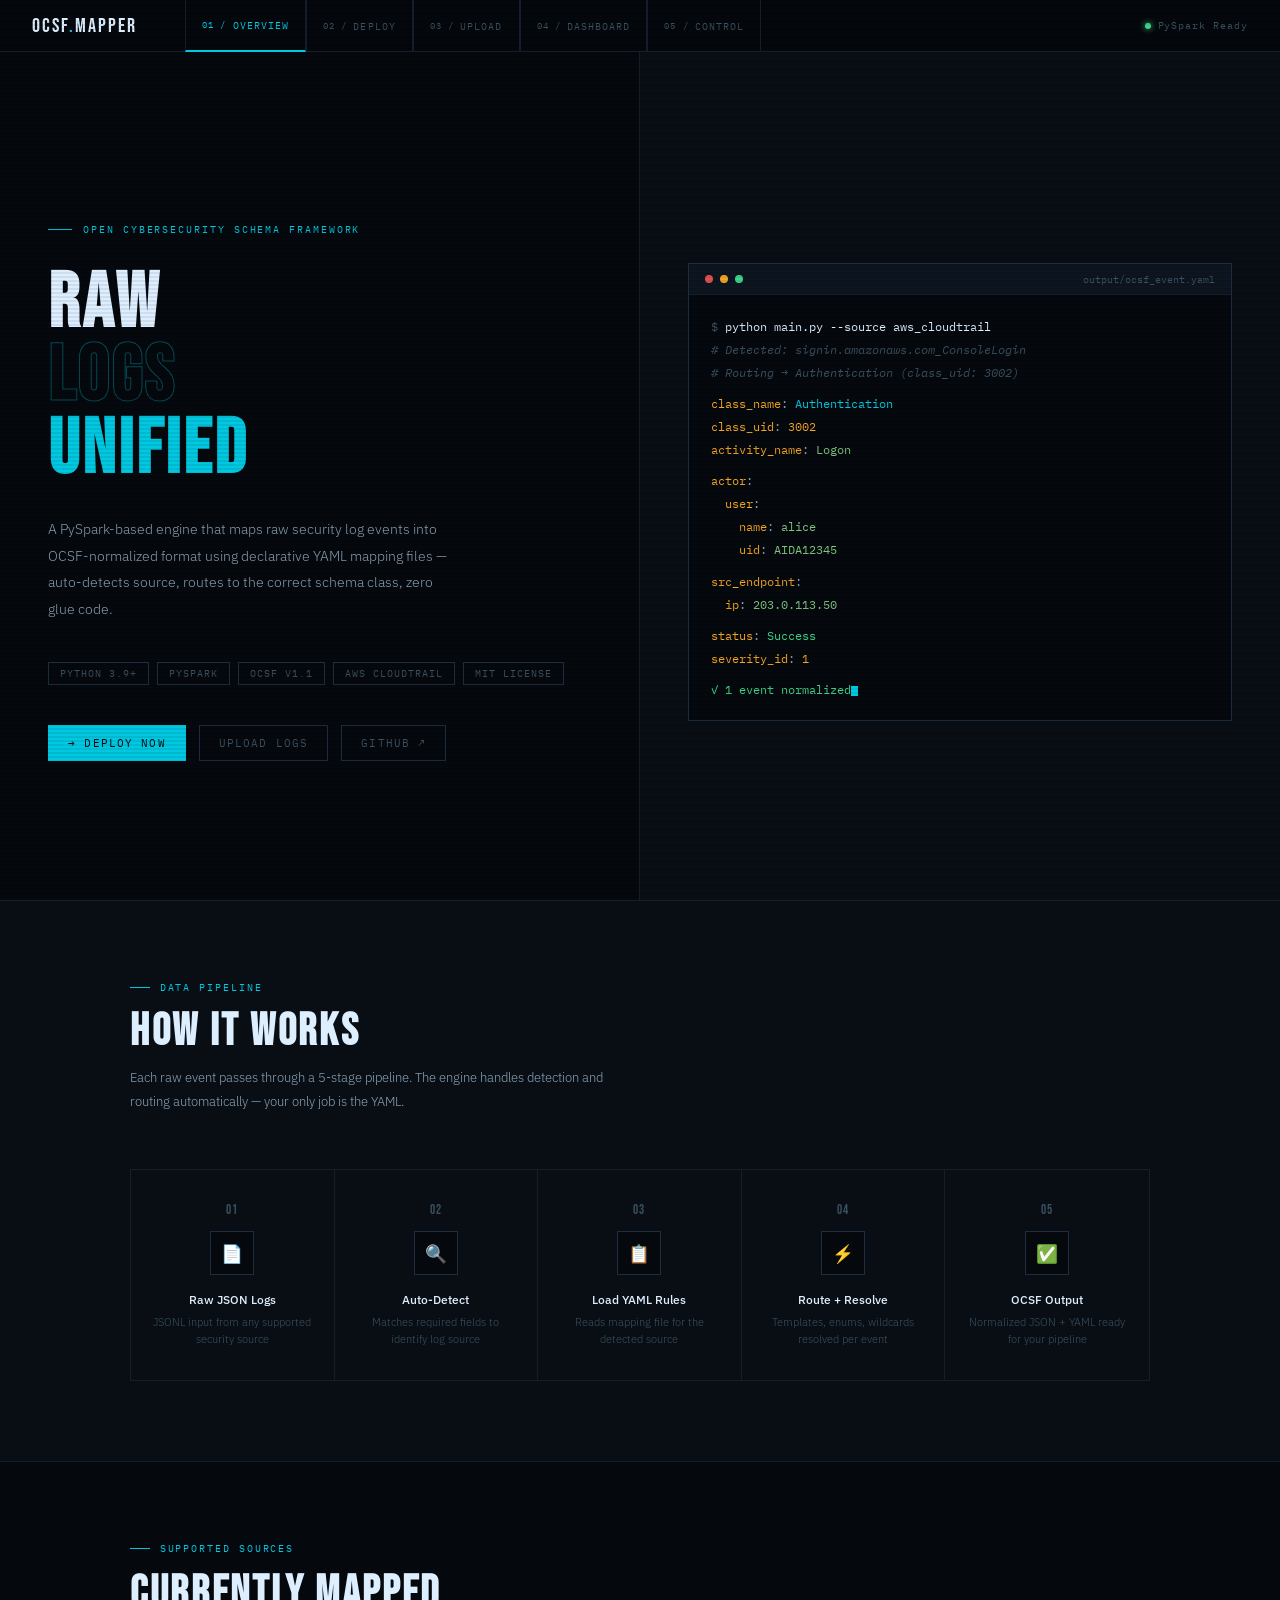
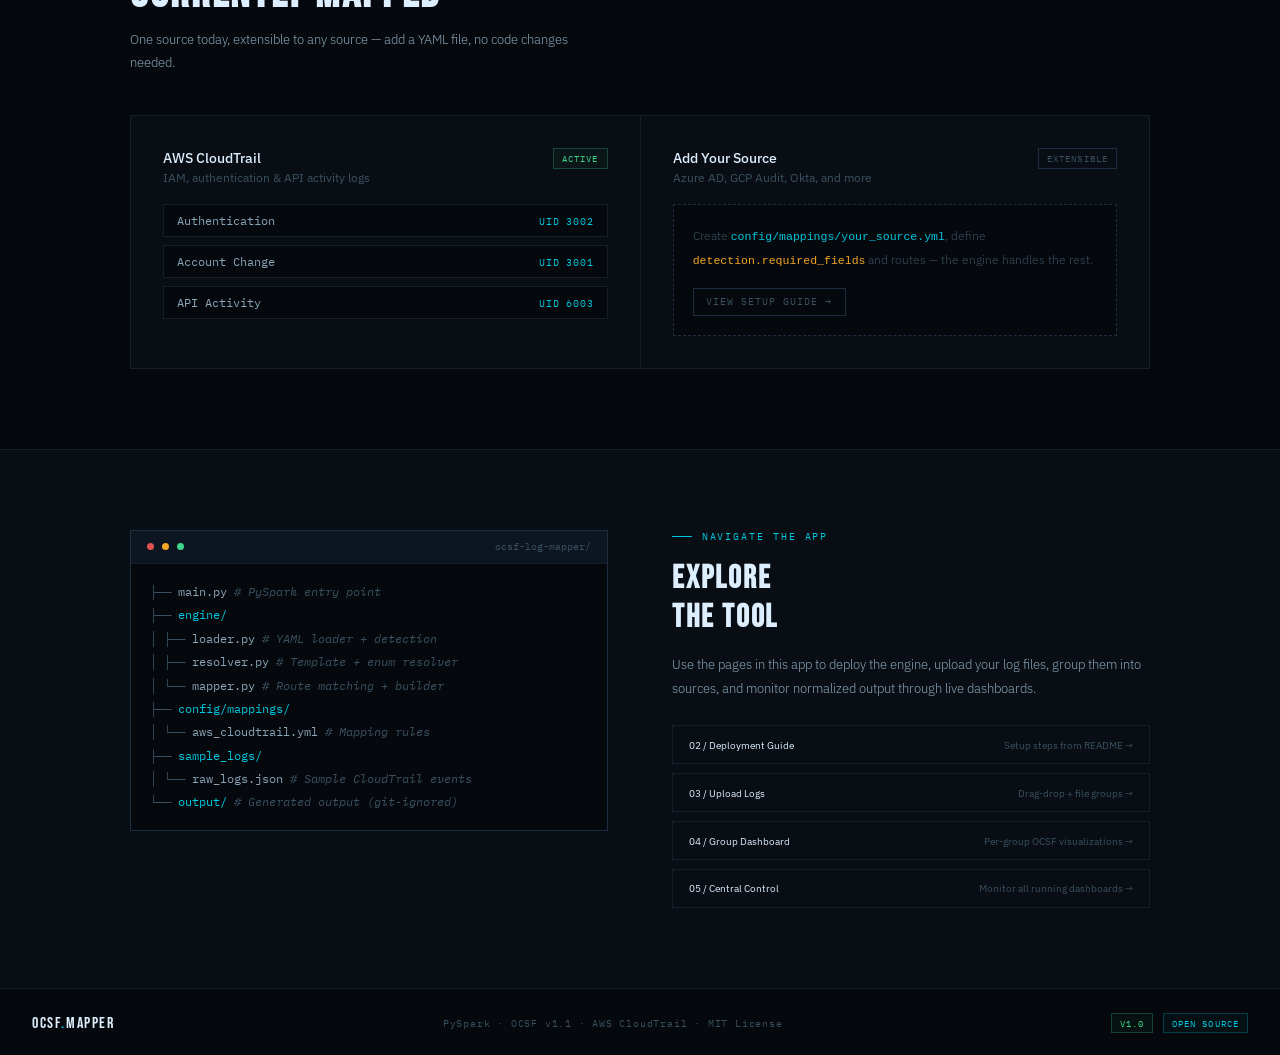
<file: index.html>
<!DOCTYPE html>
<html lang="en">
<head>
<meta charset="UTF-8">
<meta name="viewport" content="width=device-width, initial-scale=1.0">
<title>OCSF Log Mapper</title>
<link rel="stylesheet" href="shared.css">
<style>

/* ── HERO ── */
.hero {
  display: grid;
  grid-template-columns: 1fr 1fr;
  min-height: calc(100vh - 52px);
}
.hero-left {
  padding: 6rem 3rem 4rem;
  border-right: 1px solid var(--border);
  display: flex; flex-direction: column; justify-content: center;
}
.hero-right {
  padding: 6rem 3rem 4rem;
  background: var(--surface);
  display: flex; flex-direction: column; justify-content: center;
}

.eyebrow {
  display: flex; align-items: center; gap: 0.7rem;
  margin-bottom: 2rem;
  animation: fadeUp 0.5s ease both;
}
.eyebrow-line { width: 24px; height: 1px; background: var(--cyan); }
.eyebrow-text { font-size: 0.6rem; letter-spacing: 0.2em; text-transform: uppercase; color: var(--cyan); }

.hero-title {
  font-family: var(--display);
  font-size: clamp(3.5rem, 6vw, 6rem);
  line-height: 0.95; letter-spacing: 0.04em;
  color: var(--bright); margin-bottom: 1.8rem;
  animation: fadeUp 0.5s 0.1s ease both;
}
.hero-title .outline {
  color: transparent;
  -webkit-text-stroke: 1px rgba(0,200,224,0.35);
  display: block;
}
.hero-title .accent { color: var(--cyan); display: block; }

.hero-desc {
  font-family: var(--sans); font-size: 0.875rem;
  font-weight: 300; line-height: 1.9;
  color: var(--text); max-width: 400px; margin-bottom: 2.5rem;
  animation: fadeUp 0.5s 0.2s ease both;
}
.hero-ctas {
  display: flex; gap: 0.8rem; flex-wrap: wrap;
  animation: fadeUp 0.5s 0.3s ease both;
}

/* pill badges */
.hero-badges {
  display: flex; flex-wrap: wrap; gap: 0.5rem;
  margin-bottom: 2.5rem;
  animation: fadeUp 0.5s 0.25s ease both;
}
.badge {
  font-size: 0.6rem; letter-spacing: 0.1em; text-transform: uppercase;
  padding: 0.25rem 0.7rem;
  border: 1px solid var(--border2); color: var(--dim);
}

/* terminal on right */
.terminal {
  border: 1px solid var(--border2); background: var(--bg);
  animation: fadeUp 0.5s 0.35s ease both;
}
.term-bar {
  padding: 0.55rem 1rem; border-bottom: 1px solid var(--border);
  background: var(--surface2);
  display: flex; align-items: center; gap: 0.45rem;
}
.term-dot { width: 8px; height: 8px; border-radius: 50%; }
.term-dot:nth-child(1) { background: #e05252; }
.term-dot:nth-child(2) { background: #f5a623; }
.term-dot:nth-child(3) { background: #3dd68c; }
.term-file { margin-left: auto; font-size: 0.6rem; color: var(--dim); }
.term-body { padding: 1.2rem 1.4rem; font-size: 0.74rem; line-height: 1.95; }
.t-p  { color: var(--dim); }
.t-c  { color: var(--bright); }
.t-k  { color: var(--amber); }
.t-v  { color: var(--cyan); }
.t-s  { color: #7ec87e; }
.t-n  { color: var(--amber); }
.t-cm { color: var(--dim); font-style: italic; }
.t-ok { color: var(--green); }
.t-sp { display: block; height: 0.5rem; }
.cursor {
  display: inline-block; width: 7px; height: 0.85em;
  background: var(--cyan); vertical-align: middle;
  animation: blink 1s step-end infinite;
}
@keyframes blink { 50% { opacity: 0; } }

/* ── DATA FLOW ── */
.flow-section {
  border-top: 1px solid var(--border);
  padding: 5rem 0;
  background: var(--surface);
}
.flow-inner {
  max-width: 1100px; margin: 0 auto; padding: 0 2.5rem;
}
.flow-title {
  font-family: var(--display);
  font-size: clamp(2rem, 3.5vw, 3rem);
  letter-spacing: 0.06em; color: var(--bright);
  margin-bottom: 0.5rem;
}
.flow-sub {
  font-family: var(--sans); font-size: 0.82rem; font-weight: 300;
  color: var(--text); margin-bottom: 3.5rem; max-width: 500px; line-height: 1.8;
}

.flow-track {
  display: grid;
  grid-template-columns: repeat(5, 1fr) ;
  gap: 0;
  border: 1px solid var(--border);
  position: relative;
}

/* connector line */
.flow-track::before {
  content: '';
  position: absolute;
  top: 50%; left: 5%;
  width: 90%; height: 1px;
  background: linear-gradient(90deg,
    transparent,
    var(--border2) 10%,
    var(--border2) 90%,
    transparent
  );
  z-index: 0;
}

.flow-node {
  padding: 2rem 1.2rem;
  border-right: 1px solid var(--border);
  text-align: center;
  position: relative; z-index: 1;
  transition: background 0.25s;
  background: var(--surface);
  cursor: default;
}
.flow-node:last-child { border-right: none; }
.flow-node:hover { background: rgba(0,200,224,0.04); }
.flow-node:hover .fn-icon { border-color: var(--cyan); color: var(--cyan); }

.fn-num {
  font-family: var(--display); font-size: 0.8rem;
  letter-spacing: 0.1em; color: var(--dim);
  margin-bottom: 0.8rem;
}
.fn-icon {
  width: 44px; height: 44px; margin: 0 auto 1rem;
  border: 1px solid var(--border2);
  display: flex; align-items: center; justify-content: center;
  font-size: 1.1rem; color: var(--text);
  transition: border-color 0.2s, color 0.2s;
  background: var(--bg);
}
.fn-label {
  font-family: var(--sans); font-size: 0.78rem; font-weight: 500;
  color: var(--bright); margin-bottom: 0.4rem;
}
.fn-desc {
  font-family: var(--sans); font-size: 0.68rem; font-weight: 300;
  color: var(--dim); line-height: 1.6;
}

/* arrow between nodes */
.flow-arrow {
  display: flex; align-items: center; justify-content: center;
  font-size: 0.8rem; color: var(--dim);
  padding: 2rem 0;
  border-right: 1px solid var(--border);
  background: var(--surface);
}

/* ── WHAT IT MAPS ── */
.sources-section {
  border-top: 1px solid var(--border);
  padding: 5rem 0;
}
.sources-inner {
  max-width: 1100px; margin: 0 auto; padding: 0 2.5rem;
}
.sources-grid {
  display: grid;
  grid-template-columns: 1fr 1fr;
  gap: 1px; background: var(--border);
  border: 1px solid var(--border);
  margin-top: 2.5rem;
}
.source-card {
  background: var(--surface);
  padding: 2rem;
  transition: background 0.2s;
}
.source-card:hover { background: var(--surface2); }
.sc-header {
  display: flex; align-items: flex-start; justify-content: space-between;
  margin-bottom: 1.2rem;
}
.sc-source {
  font-family: var(--sans); font-size: 0.9rem; font-weight: 500;
  color: var(--bright);
}
.sc-classes {
  display: flex; flex-direction: column; gap: 0.5rem;
  margin-top: 0.8rem;
}
.sc-class {
  display: flex; align-items: center; justify-content: space-between;
  padding: 0.5rem 0.8rem;
  border: 1px solid var(--border);
  background: var(--bg);
  font-size: 0.72rem;
}
.sc-class-name { color: var(--text); }
.sc-class-uid  { color: var(--cyan); font-size: 0.65rem; letter-spacing: 0.08em; }

/* ── PROJECT STRUCTURE ── */
.struct-section {
  border-top: 1px solid var(--border);
  padding: 5rem 0;
  background: var(--surface);
}
.struct-inner {
  max-width: 1100px; margin: 0 auto; padding: 0 2.5rem;
  display: grid; grid-template-columns: 1fr 1fr; gap: 4rem; align-items: start;
}
.tree {
  border: 1px solid var(--border2);
  background: var(--bg);
}
.tree-header {
  padding: 0.6rem 1rem; border-bottom: 1px solid var(--border);
  background: var(--surface2);
  display: flex; align-items: center; gap: 0.5rem;
}
.tree-dot { width: 7px; height: 7px; border-radius: 50%; }
.tree-dot:nth-child(1){background:#e05252;}
.tree-dot:nth-child(2){background:#f5a623;}
.tree-dot:nth-child(3){background:#3dd68c;}
.tree-filename { margin-left: auto; font-size: 0.6rem; color: var(--dim); }
.tree-body { padding: 1rem 1.2rem; font-size: 0.73rem; line-height: 2; }
.tr-dir  { color: var(--cyan); }
.tr-file { color: var(--text); }
.tr-note { color: var(--dim); font-style: italic; }
.tr-i    { color: var(--dim); }

.struct-right h3 {
  font-family: var(--display); font-size: 2rem;
  letter-spacing: 0.06em; color: var(--bright); margin-bottom: 1rem;
}
.struct-right p {
  font-family: var(--sans); font-size: 0.82rem; font-weight: 300;
  color: var(--text); line-height: 1.85; margin-bottom: 1.5rem;
}
.struct-links { display: flex; flex-direction: column; gap: 0.6rem; }
.struct-link {
  display: flex; align-items: center; justify-content: space-between;
  padding: 0.7rem 1rem;
  border: 1px solid var(--border);
  font-family: var(--sans); font-size: 0.8rem;
  color: var(--text); text-decoration: none;
  transition: border-color 0.2s, color 0.2s;
}
.struct-link:hover { border-color: var(--cyan); color: var(--cyan); }
.struct-link span { font-size: 0.65rem; color: var(--dim); }
.struct-link:hover span { color: var(--cyan); }

/* ── FOOTER ── */
footer {
  border-top: 1px solid var(--border);
  padding: 1.5rem 2rem;
  display: flex; align-items: center; justify-content: space-between;
  flex-wrap: wrap; gap: 1rem;
  max-width: 100%;
}
.footer-brand {
  font-family: var(--display); font-size: 1rem;
  letter-spacing: 0.1em; color: var(--bright);
}
.footer-brand em { color: var(--cyan); font-style: normal; }
.footer-meta {
  font-size: 0.62rem; letter-spacing: 0.08em; color: var(--dim);
}
.footer-badges { display: flex; gap: 0.6rem; }

@media (max-width: 900px) {
  .hero { grid-template-columns: 1fr; min-height: auto; }
  .hero-left { padding-top: 4rem; }
  .hero-right { border-top: 1px solid var(--border); }
  .flow-track { grid-template-columns: 1fr 1fr; }
  .sources-grid { grid-template-columns: 1fr; }
  .struct-inner { grid-template-columns: 1fr; }
}
</style>
</head>
<body>

<!-- NAV -->
<nav class="nav">
  <div class="nav-inner">
    <a href="index.html" class="nav-logo">OCSF<em>.</em>MAPPER</a>
    <ul class="nav-links">
      <li><a href="index.html" class="active"><span class="nav-num">01 /</span> Overview</a></li>
      <li><a href="deploy.html"><span class="nav-num">02 /</span> Deploy</a></li>
      <li><a href="upload.html"><span class="nav-num">03 /</span> Upload</a></li>
      <li><a href="dashboard.html"><span class="nav-num">04 /</span> Dashboard</a></li>
      <li><a href="control.html"><span class="nav-num">05 /</span> Control</a></li>
    </ul>
    <div class="nav-right">
      <div class="nav-status"><span class="dot"></span>PySpark Ready</div>
    </div>
  </div>
</nav>

<!-- HERO -->
<div class="page">
<section class="hero">
  <div class="hero-left">
    <div class="eyebrow">
      <span class="eyebrow-line"></span>
      <span class="eyebrow-text">Open Cybersecurity Schema Framework</span>
    </div>

    <h1 class="hero-title">
      RAW
      <span class="outline">LOGS</span>
      <span class="accent">UNIFIED</span>
    </h1>

    <p class="hero-desc">
      A PySpark-based engine that maps raw security log events into
      OCSF-normalized format using declarative YAML mapping files —
      auto-detects source, routes to the correct schema class, zero glue code.
    </p>

    <div class="hero-badges">
      <span class="badge">Python 3.9+</span>
      <span class="badge">PySpark</span>
      <span class="badge">OCSF v1.1</span>
      <span class="badge">AWS CloudTrail</span>
      <span class="badge">MIT License</span>
    </div>

    <div class="hero-ctas">
      <a href="deploy.html" class="btn btn-primary">→ Deploy Now</a>
      <a href="upload.html" class="btn btn-ghost">Upload Logs</a>
      <a href="https://github.com" target="_blank" class="btn btn-ghost">GitHub ↗</a>
    </div>
  </div>

  <div class="hero-right">
    <div class="terminal">
      <div class="term-bar">
        <span class="term-dot"></span><span class="term-dot"></span><span class="term-dot"></span>
        <span class="term-file">output/ocsf_event.yaml</span>
      </div>
      <div class="term-body">
        <div><span class="t-p">$&nbsp;</span><span class="t-c">python main.py --source aws_cloudtrail</span></div>
        <div><span class="t-cm"># Detected: signin.amazonaws.com_ConsoleLogin</span></div>
        <div><span class="t-cm"># Routing  → Authentication (class_uid: 3002)</span></div>
        <span class="t-sp"></span>
        <div><span class="t-k">class_name</span><span>:    </span><span class="t-v">Authentication</span></div>
        <div><span class="t-k">class_uid</span><span>:     </span><span class="t-n">3002</span></div>
        <div><span class="t-k">activity_name</span><span>: </span><span class="t-s">Logon</span></div>
        <span class="t-sp"></span>
        <div><span class="t-k">actor</span><span>:</span></div>
        <div><span>&nbsp;&nbsp;</span><span class="t-k">user</span><span>:</span></div>
        <div><span>&nbsp;&nbsp;&nbsp;&nbsp;</span><span class="t-k">name</span><span>: </span><span class="t-s">alice</span></div>
        <div><span>&nbsp;&nbsp;&nbsp;&nbsp;</span><span class="t-k">uid</span><span>:  </span><span class="t-s">AIDA12345</span></div>
        <span class="t-sp"></span>
        <div><span class="t-k">src_endpoint</span><span>:</span></div>
        <div><span>&nbsp;&nbsp;</span><span class="t-k">ip</span><span>: </span><span class="t-s">203.0.113.50</span></div>
        <span class="t-sp"></span>
        <div><span class="t-k">status</span><span>:       </span><span class="t-ok">Success</span></div>
        <div><span class="t-k">severity_id</span><span>:  </span><span class="t-n">1</span></div>
        <span class="t-sp"></span>
        <div><span class="t-ok">✓ 1 event normalized</span><span class="cursor"></span></div>
      </div>
    </div>
  </div>
</section>

<!-- DATA FLOW -->
<section class="flow-section">
  <div class="flow-inner reveal">
    <div class="section-label">Data Pipeline</div>
    <h2 class="flow-title">HOW IT WORKS</h2>
    <p class="flow-sub">Each raw event passes through a 5-stage pipeline. The engine handles detection and routing automatically — your only job is the YAML.</p>

    <div class="flow-track">
      <div class="flow-node">
        <div class="fn-num">01</div>
        <div class="fn-icon">📄</div>
        <div class="fn-label">Raw JSON Logs</div>
        <div class="fn-desc">JSONL input from any supported security source</div>
      </div>
      <div class="flow-node">
        <div class="fn-num">02</div>
        <div class="fn-icon">🔍</div>
        <div class="fn-label">Auto-Detect</div>
        <div class="fn-desc">Matches required fields to identify log source</div>
      </div>
      <div class="flow-node">
        <div class="fn-num">03</div>
        <div class="fn-icon">📋</div>
        <div class="fn-label">Load YAML Rules</div>
        <div class="fn-desc">Reads mapping file for the detected source</div>
      </div>
      <div class="flow-node">
        <div class="fn-num">04</div>
        <div class="fn-icon">⚡</div>
        <div class="fn-label">Route + Resolve</div>
        <div class="fn-desc">Templates, enums, wildcards resolved per event</div>
      </div>
      <div class="flow-node">
        <div class="fn-num">05</div>
        <div class="fn-icon">✅</div>
        <div class="fn-label">OCSF Output</div>
        <div class="fn-desc">Normalized JSON + YAML ready for your pipeline</div>
      </div>
    </div>
  </div>
</section>

<!-- WHAT IT MAPS -->
<section class="sources-section">
  <div class="sources-inner reveal">
    <div class="section-label">Supported Sources</div>
    <h2 style="font-family:var(--display);font-size:clamp(2rem,3.5vw,3rem);letter-spacing:0.06em;color:var(--bright);margin-bottom:0.5rem;">CURRENTLY MAPPED</h2>
    <p style="font-family:var(--sans);font-size:0.82rem;font-weight:300;color:var(--text);margin-bottom:0;max-width:480px;line-height:1.8;">
      One source today, extensible to any source — add a YAML file, no code changes needed.
    </p>

    <div class="sources-grid">
      <div class="source-card">
        <div class="sc-header">
          <div>
            <div class="sc-source">AWS CloudTrail</div>
            <div style="font-family:var(--sans);font-size:0.72rem;color:var(--dim);margin-top:0.2rem;">IAM, authentication & API activity logs</div>
          </div>
          <span class="tag tag-green">Active</span>
        </div>
        <div class="sc-classes">
          <div class="sc-class"><span class="sc-class-name">Authentication</span><span class="sc-class-uid">UID 3002</span></div>
          <div class="sc-class"><span class="sc-class-name">Account Change</span><span class="sc-class-uid">UID 3001</span></div>
          <div class="sc-class"><span class="sc-class-name">API Activity</span><span class="sc-class-uid">UID 6003</span></div>
        </div>
      </div>
      <div class="source-card">
        <div class="sc-header">
          <div>
            <div class="sc-source">Add Your Source</div>
            <div style="font-family:var(--sans);font-size:0.72rem;color:var(--dim);margin-top:0.2rem;">Azure AD, GCP Audit, Okta, and more</div>
          </div>
          <span class="tag tag-dim">Extensible</span>
        </div>
        <div style="margin-top:0.8rem;padding:1.2rem;border:1px dashed var(--border2);background:var(--bg);">
          <div style="font-family:var(--sans);font-size:0.78rem;font-weight:300;color:var(--dim);line-height:1.8;">
            Create <code style="color:var(--cyan);font-size:0.72rem">config/mappings/your_source.yml</code>,
            define <code style="color:var(--amber);font-size:0.72rem">detection.required_fields</code>
            and routes — the engine handles the rest.
          </div>
          <div style="margin-top:1rem;">
            <a href="deploy.html" class="btn btn-ghost btn-sm">View Setup Guide →</a>
          </div>
        </div>
      </div>
    </div>
  </div>
</section>

<!-- PROJECT STRUCTURE -->
<section class="struct-section">
  <div class="struct-inner reveal">
    <div class="tree">
      <div class="tree-header">
        <span class="tree-dot"></span><span class="tree-dot"></span><span class="tree-dot"></span>
        <span class="tree-filename">ocsf-log-mapper/</span>
      </div>
      <div class="tree-body">
        <div><span class="tr-i">├── </span><span class="tr-file">main.py</span><span class="tr-note">  # PySpark entry point</span></div>
        <div><span class="tr-i">├── </span><span class="tr-dir">engine/</span></div>
        <div><span class="tr-i">│   ├── </span><span class="tr-file">loader.py</span><span class="tr-note">  # YAML loader + detection</span></div>
        <div><span class="tr-i">│   ├── </span><span class="tr-file">resolver.py</span><span class="tr-note">  # Template + enum resolver</span></div>
        <div><span class="tr-i">│   └── </span><span class="tr-file">mapper.py</span><span class="tr-note">  # Route matching + builder</span></div>
        <div><span class="tr-i">├── </span><span class="tr-dir">config/mappings/</span></div>
        <div><span class="tr-i">│   └── </span><span class="tr-file">aws_cloudtrail.yml</span><span class="tr-note">  # Mapping rules</span></div>
        <div><span class="tr-i">├── </span><span class="tr-dir">sample_logs/</span></div>
        <div><span class="tr-i">│   └── </span><span class="tr-file">raw_logs.json</span><span class="tr-note">  # Sample CloudTrail events</span></div>
        <div><span class="tr-i">└── </span><span class="tr-dir">output/</span><span class="tr-note">  # Generated output (git-ignored)</span></div>
      </div>
    </div>

    <div class="struct-right">
      <div class="section-label" style="margin-bottom:1rem;">Navigate the App</div>
      <h3>EXPLORE<br>THE TOOL</h3>
      <p>Use the pages in this app to deploy the engine, upload your log files, group them into sources, and monitor normalized output through live dashboards.</p>

      <div class="struct-links">
        <a href="deploy.html" class="struct-link">
          <span style="color:var(--bright);">02 / Deployment Guide</span>
          <span>Setup steps from README →</span>
        </a>
        <a href="upload.html" class="struct-link">
          <span style="color:var(--bright);">03 / Upload Logs</span>
          <span>Drag-drop + file groups →</span>
        </a>
        <a href="dashboard.html" class="struct-link">
          <span style="color:var(--bright);">04 / Group Dashboard</span>
          <span>Per-group OCSF visualizations →</span>
        </a>
        <a href="control.html" class="struct-link">
          <span style="color:var(--bright);">05 / Central Control</span>
          <span>Monitor all running dashboards →</span>
        </a>
      </div>
    </div>
  </div>
</section>

<footer>
  <div class="footer-brand">OCSF<em>.</em>MAPPER</div>
  <div class="footer-meta">PySpark · OCSF v1.1 · AWS CloudTrail · MIT License</div>
  <div class="footer-badges">
    <span class="tag tag-green">v1.0</span>
    <span class="tag tag-cyan">Open Source</span>
  </div>
</footer>

</div><!-- .page -->

<script>
  const io = new IntersectionObserver(entries => {
    entries.forEach((e, i) => {
      if (e.isIntersecting) {
        setTimeout(() => e.target.classList.add('on'), i * 60);
        io.unobserve(e.target);
      }
    });
  }, { threshold: 0.1 });
  document.querySelectorAll('.reveal').forEach(el => io.observe(el));
</script>
</body>
</html>
</file>
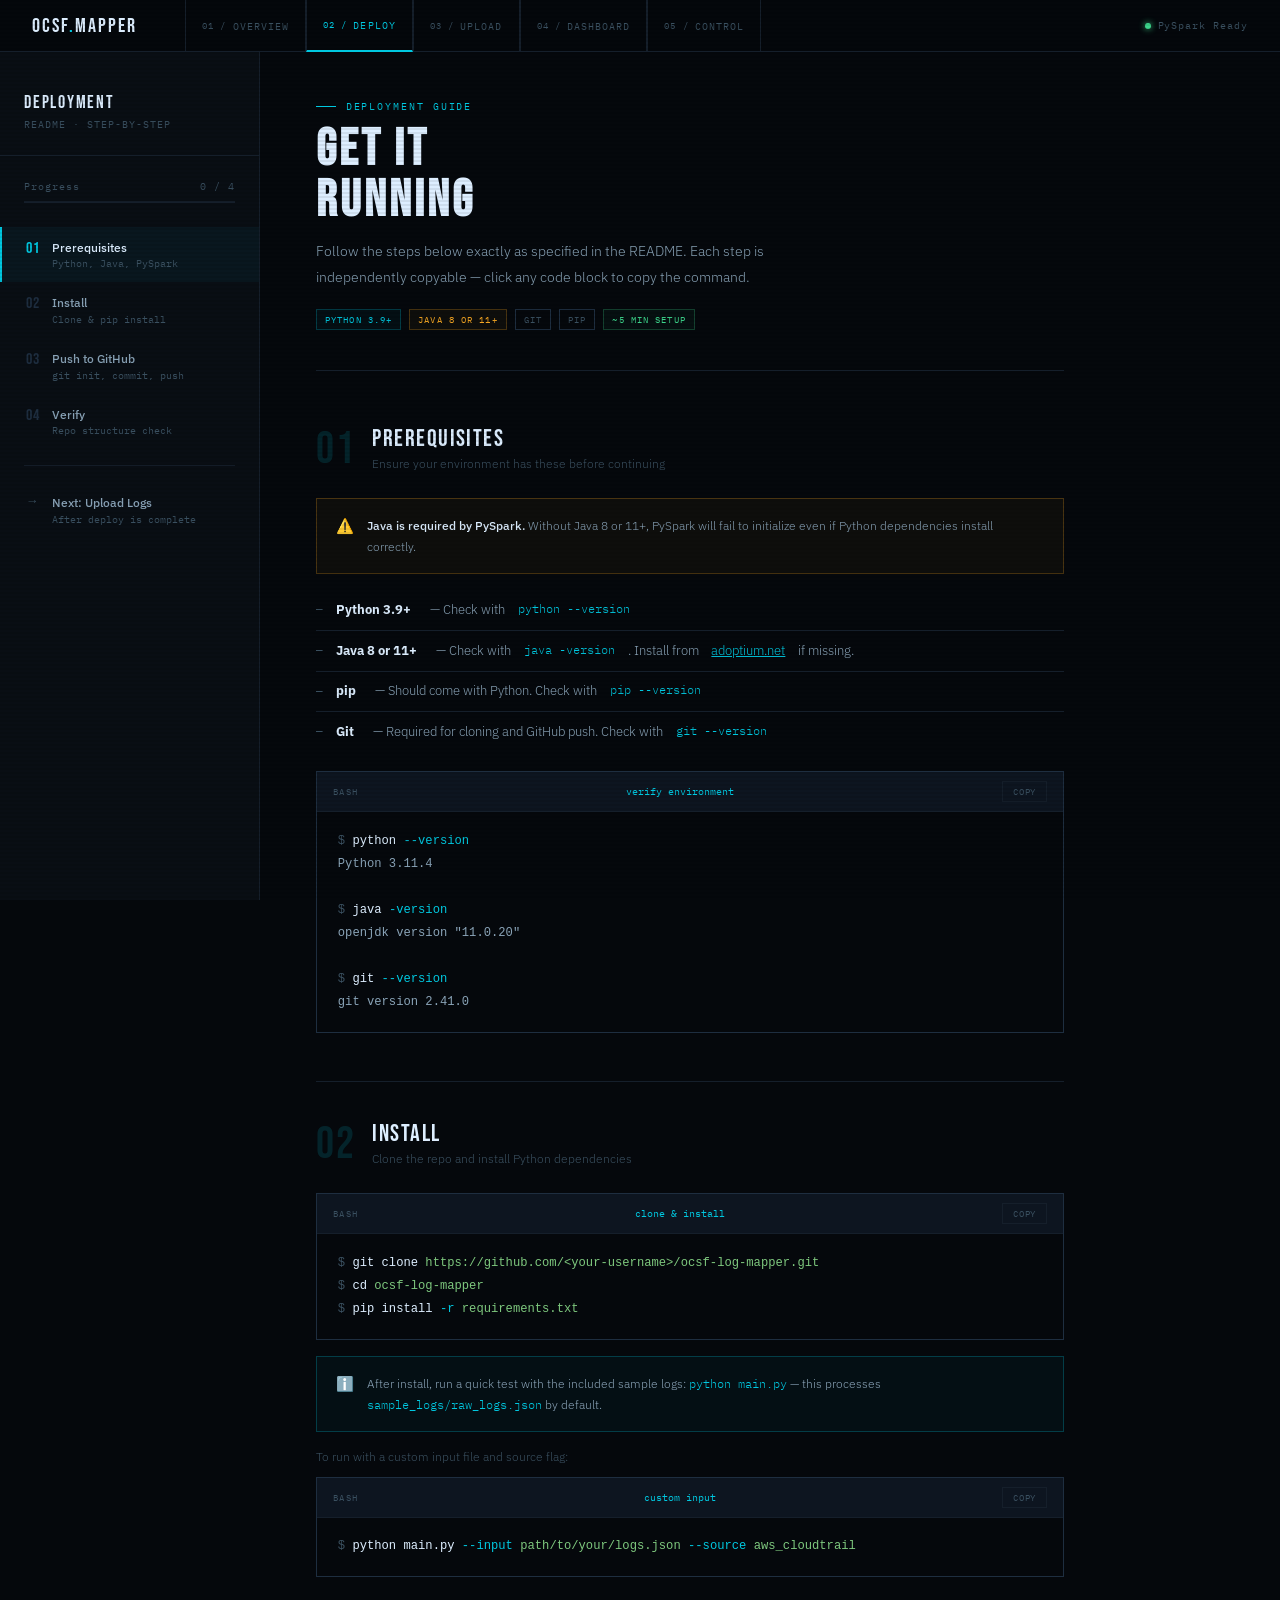
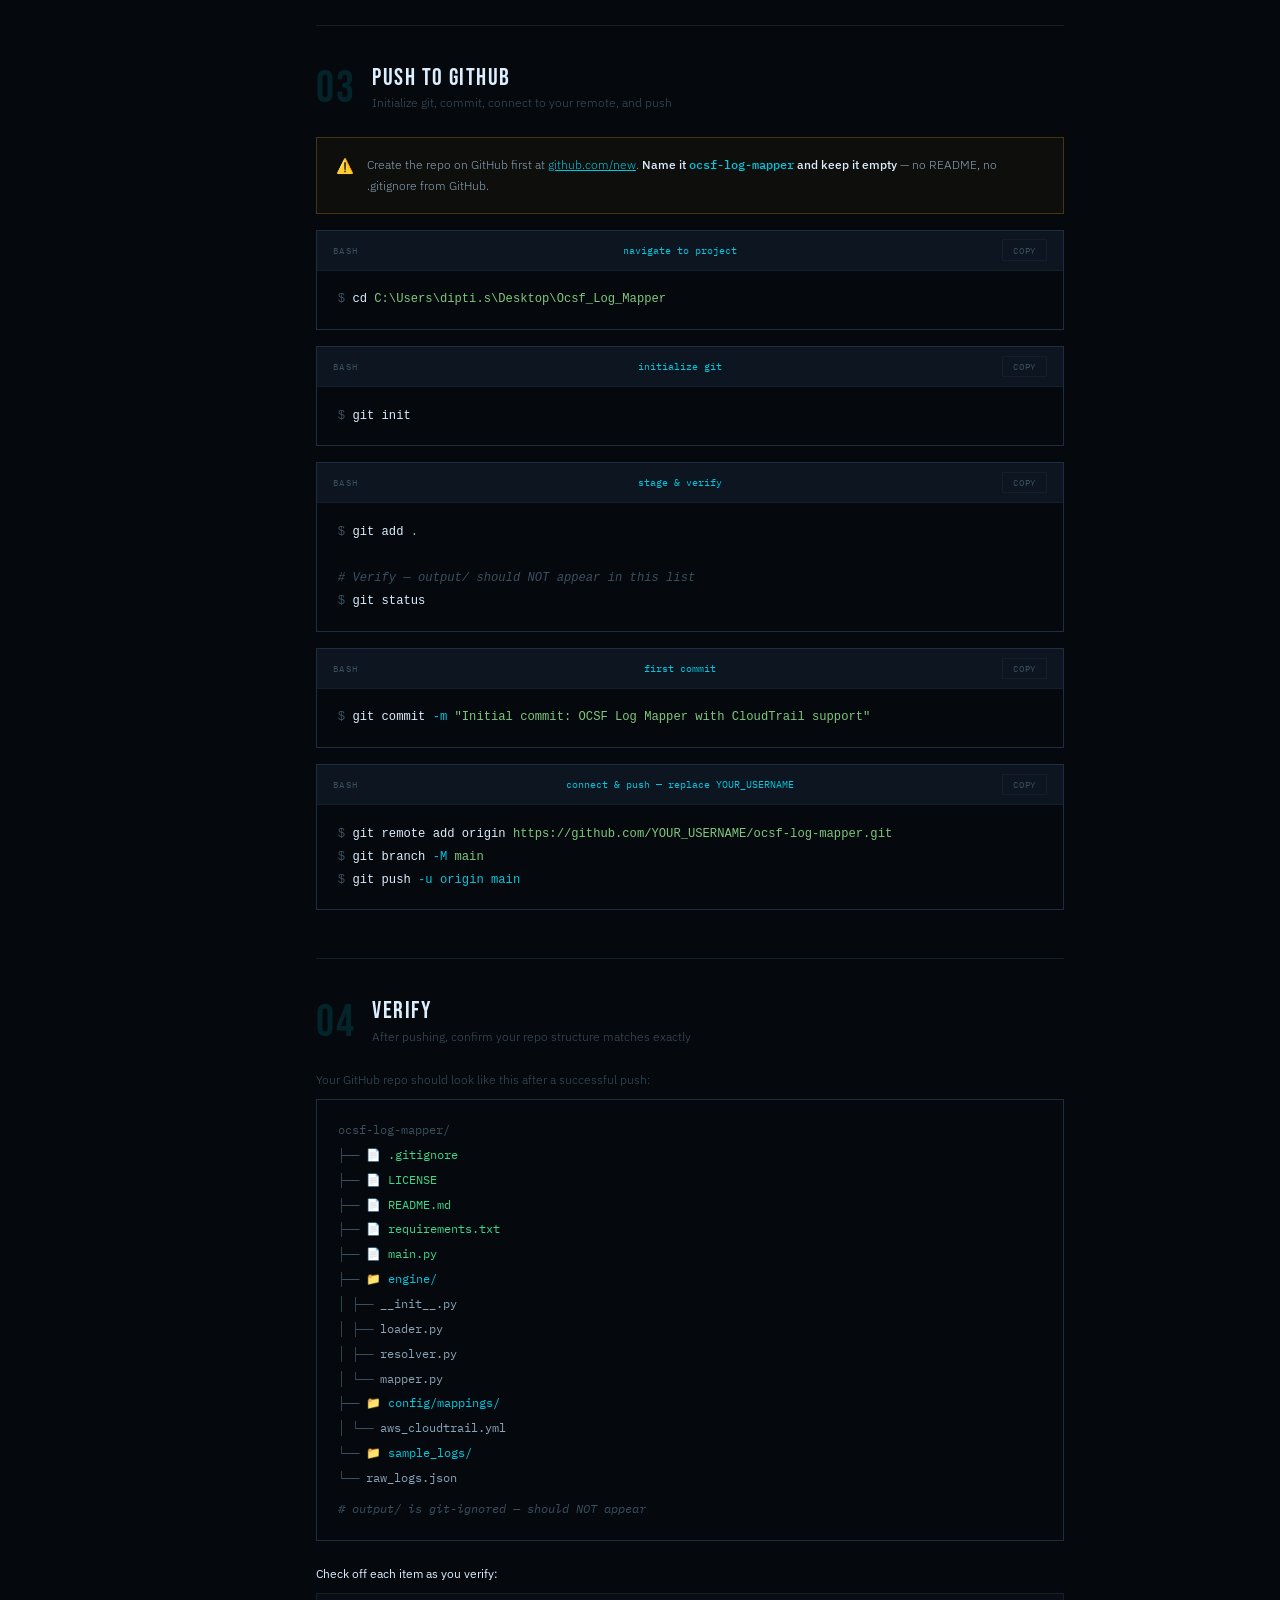
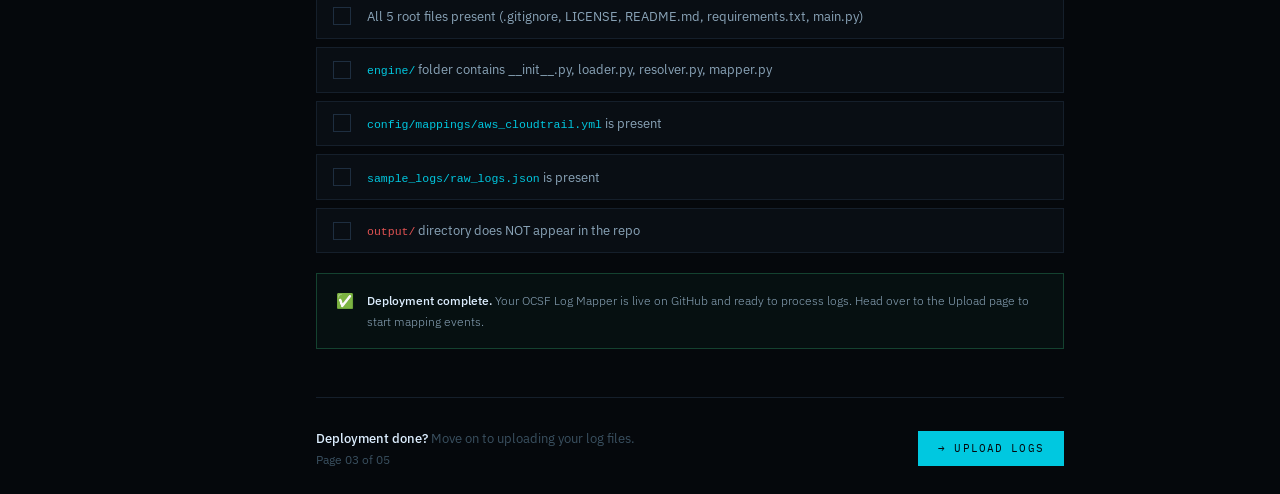
<file: deploy.html>
<!DOCTYPE html>
<html lang="en">
<head>
<meta charset="UTF-8">
<meta name="viewport" content="width=device-width, initial-scale=1.0">
<title>Deploy — OCSF Log Mapper</title>
<link rel="stylesheet" href="shared.css">
<style>

.deploy-layout {
  display: grid;
  grid-template-columns: 260px 1fr;
  min-height: calc(100vh - 52px);
}

/* ── SIDEBAR ── */
.sidebar {
  border-right: 1px solid var(--border);
  background: var(--surface);
  padding: 2.5rem 0;
  position: sticky;
  top: 52px;
  height: calc(100vh - 52px);
  overflow-y: auto;
}
.sidebar-header {
  padding: 0 1.5rem 1.5rem;
  border-bottom: 1px solid var(--border);
  margin-bottom: 1.5rem;
}
.sidebar-title {
  font-family: var(--display);
  font-size: 1.1rem; letter-spacing: 0.1em;
  color: var(--bright); margin-bottom: 0.3rem;
}
.sidebar-sub {
  font-size: 0.62rem; letter-spacing: 0.1em;
  text-transform: uppercase; color: var(--dim);
}
.sidebar-steps { list-style: none; }
.sidebar-step {
  display: flex; align-items: flex-start; gap: 0.8rem;
  padding: 0.75rem 1.5rem;
  cursor: pointer;
  transition: background 0.2s;
  border-left: 2px solid transparent;
  text-decoration: none;
}
.sidebar-step:hover { background: var(--cyan-dim); }
.sidebar-step.active {
  border-left-color: var(--cyan);
  background: rgba(0,200,224,0.05);
}
.ss-num {
  font-family: var(--display); font-size: 1rem;
  color: var(--border2); letter-spacing: 0.05em;
  flex-shrink: 0; line-height: 1.2;
  transition: color 0.2s;
}
.sidebar-step.active .ss-num,
.sidebar-step:hover .ss-num { color: var(--cyan); }
.ss-info {}
.ss-title {
  font-family: var(--sans); font-size: 0.78rem; font-weight: 500;
  color: var(--text); line-height: 1.3;
  transition: color 0.2s;
}
.sidebar-step.active .ss-title,
.sidebar-step:hover .ss-title { color: var(--bright); }
.ss-sub { font-size: 0.62rem; color: var(--dim); margin-top: 0.15rem; }

.sidebar-step.done .ss-num { color: var(--green); }
.sidebar-step.done .ss-title { color: var(--dim); }
.done-check {
  margin-left: auto; flex-shrink: 0;
  font-size: 0.7rem; color: var(--green);
}

.sidebar-divider {
  height: 1px; background: var(--border);
  margin: 1rem 1.5rem;
}

/* ── MAIN CONTENT ── */
.deploy-main {
  padding: 3rem 3.5rem;
  max-width: 860px;
}

.page-hero {
  margin-bottom: 3.5rem;
  padding-bottom: 2.5rem;
  border-bottom: 1px solid var(--border);
}
.page-hero h1 {
  font-family: var(--display);
  font-size: clamp(2.5rem, 4vw, 3.8rem);
  letter-spacing: 0.06em; color: var(--bright);
  line-height: 1; margin-bottom: 0.8rem;
}
.page-hero p {
  font-family: var(--sans); font-size: 0.875rem;
  font-weight: 300; color: var(--text);
  line-height: 1.8; max-width: 520px;
}
.prereq-pills {
  display: flex; flex-wrap: wrap; gap: 0.5rem;
  margin-top: 1.2rem;
}

/* ── STEP BLOCKS ── */
.step-block {
  margin-bottom: 3rem;
  scroll-margin-top: 80px;
}
.step-header {
  display: flex; align-items: center; gap: 1rem;
  margin-bottom: 1.5rem;
}
.step-num-big {
  font-family: var(--display); font-size: 2.8rem;
  color: rgba(0,200,224,0.15); letter-spacing: 0.05em;
  line-height: 1; flex-shrink: 0;
}
.step-header-text {}
.step-title {
  font-family: var(--display); font-size: 1.5rem;
  letter-spacing: 0.06em; color: var(--bright);
  line-height: 1;
}
.step-desc {
  font-family: var(--sans); font-size: 0.78rem;
  font-weight: 300; color: var(--dim);
  margin-top: 0.2rem; line-height: 1.6;
}

/* code block */
.code-block {
  border: 1px solid var(--border2);
  background: var(--bg);
  margin-bottom: 1rem;
}
.cb-header {
  padding: 0.55rem 1rem;
  border-bottom: 1px solid var(--border);
  background: var(--surface2);
  display: flex; align-items: center; justify-content: space-between;
}
.cb-lang {
  font-size: 0.58rem; letter-spacing: 0.14em;
  text-transform: uppercase; color: var(--dim);
}
.cb-filename { font-size: 0.6rem; color: var(--cyan); }
.copy-btn {
  font-family: var(--mono); font-size: 0.58rem;
  letter-spacing: 0.1em; text-transform: uppercase;
  color: var(--dim); background: none; border: 1px solid var(--border);
  padding: 0.2rem 0.6rem; cursor: pointer;
  transition: color 0.2s, border-color 0.2s;
}
.copy-btn:hover { color: var(--cyan); border-color: var(--cyan); }
.copy-btn.copied { color: var(--green); border-color: var(--green); }
.cb-body {
  padding: 1.1rem 1.3rem;
  font-size: 0.76rem; line-height: 1.9;
  overflow-x: auto;
}
.cb-body code { display: block; }

/* syntax colours */
.sh-prompt { color: var(--dim); user-select: none; }
.sh-cmd    { color: var(--bright); }
.sh-flag   { color: var(--cyan); }
.sh-arg    { color: #7ec87e; }
.sh-cmt    { color: var(--dim); font-style: italic; }
.sh-out    { color: var(--text); }
.sh-ok     { color: var(--green); }
.sh-err    { color: var(--red); }
.sh-warn   { color: var(--amber); }
.sh-key    { color: var(--amber); }
.sh-val    { color: var(--cyan); }

/* info / warning boxes */
.info-box {
  padding: 1rem 1.2rem;
  border: 1px solid;
  margin-bottom: 1rem;
  display: flex; gap: 0.8rem; align-items: flex-start;
}
.info-box.note { border-color: rgba(0,200,224,0.25); background: rgba(0,200,224,0.04); }
.info-box.warn { border-color: rgba(245,166,35,0.25); background: rgba(245,166,35,0.04); }
.info-box.ok   { border-color: rgba(61,214,140,0.25); background: rgba(61,214,140,0.04); }
.ib-icon { font-size: 0.9rem; flex-shrink: 0; margin-top: 0.1rem; }
.ib-text {
  font-family: var(--sans); font-size: 0.78rem;
  font-weight: 300; line-height: 1.7;
}
.ib-text strong { font-weight: 500; color: var(--bright); }
.ib-text code { color: var(--cyan); font-family: var(--mono); font-size: 0.73rem; }

/* sub-step list */
.sub-steps { list-style: none; margin-bottom: 1.2rem; }
.sub-steps li {
  display: flex; gap: 0.8rem; align-items: flex-start;
  padding: 0.6rem 0;
  border-bottom: 1px solid var(--border);
  font-family: var(--sans); font-size: 0.8rem; font-weight: 300;
  color: var(--text); line-height: 1.6;
}
.sub-steps li:last-child { border-bottom: none; }
.sub-steps li::before {
  content: '—';
  color: var(--dim); flex-shrink: 0;
  font-family: var(--mono); font-size: 0.7rem;
  margin-top: 0.1rem;
}

/* verify checklist */
.verify-list { list-style: none; }
.verify-item {
  display: flex; align-items: center; gap: 1rem;
  padding: 0.8rem 1rem;
  border: 1px solid var(--border);
  background: var(--surface);
  margin-bottom: 0.5rem;
  cursor: pointer;
  transition: background 0.2s, border-color 0.2s;
  font-family: var(--sans); font-size: 0.8rem; color: var(--text);
  user-select: none;
}
.verify-item:hover { border-color: var(--border2); }
.verify-item.checked {
  border-color: rgba(61,214,140,0.3);
  background: rgba(61,214,140,0.04);
  color: var(--bright);
}
.vi-check {
  width: 18px; height: 18px; flex-shrink: 0;
  border: 1px solid var(--border2);
  display: flex; align-items: center; justify-content: center;
  font-size: 0.65rem; color: transparent;
  transition: all 0.2s;
}
.verify-item.checked .vi-check {
  border-color: var(--green);
  color: var(--green);
  background: rgba(61,214,140,0.1);
}

/* completion bar */
.progress-bar {
  height: 2px; background: var(--border);
  margin-bottom: 2rem; position: relative;
}
.progress-fill {
  height: 100%; background: var(--cyan);
  transition: width 0.4s ease;
  width: 0%;
}
.progress-label {
  font-size: 0.62rem; letter-spacing: 0.1em;
  color: var(--dim); margin-bottom: 0.5rem;
  display: flex; justify-content: space-between;
}

/* step divider */
.step-divider {
  height: 1px; background: var(--border);
  margin: 2.5rem 0;
}

/* file tree */
.file-tree {
  border: 1px solid var(--border2); background: var(--bg);
  padding: 1.1rem 1.3rem;
  font-size: 0.74rem; line-height: 2.1;
}
.ft-dir  { color: var(--cyan); }
.ft-file { color: var(--text); }
.ft-note { color: var(--dim); font-style: italic; }
.ft-new  { color: var(--green); }
.ft-i    { color: var(--dim); }

/* next step CTA */
.next-cta {
  margin-top: 3rem; padding-top: 2rem;
  border-top: 1px solid var(--border);
  display: flex; align-items: center; justify-content: space-between;
  flex-wrap: wrap; gap: 1rem;
}
.next-cta-text { font-family: var(--sans); font-size: 0.8rem; color: var(--dim); }
.next-cta-text strong { color: var(--bright); font-weight: 500; }

@media (max-width: 900px) {
  .deploy-layout { grid-template-columns: 1fr; }
  .sidebar { position: static; height: auto; }
  .deploy-main { padding: 2rem 1.5rem; }
}
</style>
</head>
<body>

<!-- NAV -->
<nav class="nav">
  <div class="nav-inner">
    <a href="index.html" class="nav-logo">OCSF<em>.</em>MAPPER</a>
    <ul class="nav-links">
      <li><a href="index.html"><span class="nav-num">01 /</span> Overview</a></li>
      <li><a href="deploy.html" class="active"><span class="nav-num">02 /</span> Deploy</a></li>
      <li><a href="upload.html"><span class="nav-num">03 /</span> Upload</a></li>
      <li><a href="dashboard.html"><span class="nav-num">04 /</span> Dashboard</a></li>
      <li><a href="control.html"><span class="nav-num">05 /</span> Control</a></li>
    </ul>
    <div class="nav-right">
      <div class="nav-status"><span class="dot"></span>PySpark Ready</div>
    </div>
  </div>
</nav>

<div class="page">
<div class="deploy-layout">

  <!-- SIDEBAR -->
  <aside class="sidebar">
    <div class="sidebar-header">
      <div class="sidebar-title">DEPLOYMENT</div>
      <div class="sidebar-sub">README · Step-by-step</div>
    </div>

    <div class="progress-label" style="padding:0 1.5rem;">
      <span>Progress</span>
      <span id="progress-pct">0 / 4</span>
    </div>
    <div class="progress-bar" style="margin:0 1.5rem 1.5rem;">
      <div class="progress-fill" id="progress-fill"></div>
    </div>

    <ul class="sidebar-steps">
      <li><a href="#step-prereq" class="sidebar-step active" data-step="1">
        <span class="ss-num">01</span>
        <div class="ss-info">
          <div class="ss-title">Prerequisites</div>
          <div class="ss-sub">Python, Java, PySpark</div>
        </div>
      </a></li>
      <li><a href="#step-install" class="sidebar-step" data-step="2">
        <span class="ss-num">02</span>
        <div class="ss-info">
          <div class="ss-title">Install</div>
          <div class="ss-sub">Clone & pip install</div>
        </div>
      </a></li>
      <li><a href="#step-github" class="sidebar-step" data-step="3">
        <span class="ss-num">03</span>
        <div class="ss-info">
          <div class="ss-title">Push to GitHub</div>
          <div class="ss-sub">git init, commit, push</div>
        </div>
      </a></li>
      <li><a href="#step-verify" class="sidebar-step" data-step="4">
        <span class="ss-num">04</span>
        <div class="ss-info">
          <div class="ss-title">Verify</div>
          <div class="ss-sub">Repo structure check</div>
        </div>
      </a></li>
    </ul>

    <div class="sidebar-divider"></div>

    <ul class="sidebar-steps">
      <li><a href="upload.html" class="sidebar-step" style="border-left-color:transparent;">
        <span class="ss-num" style="font-size:0.8rem;color:var(--dim);">→</span>
        <div class="ss-info">
          <div class="ss-title">Next: Upload Logs</div>
          <div class="ss-sub">After deploy is complete</div>
        </div>
      </a></li>
    </ul>
  </aside>

  <!-- MAIN -->
  <main class="deploy-main">

    <div class="page-hero reveal">
      <div class="section-label">Deployment Guide</div>
      <h1>GET IT<br>RUNNING</h1>
      <p>Follow the steps below exactly as specified in the README. Each step is independently copyable — click any code block to copy the command.</p>
      <div class="prereq-pills">
        <span class="tag tag-cyan">Python 3.9+</span>
        <span class="tag tag-amber">Java 8 or 11+</span>
        <span class="tag tag-dim">Git</span>
        <span class="tag tag-dim">pip</span>
        <span class="tag tag-green">~5 min setup</span>
      </div>
    </div>

    <!-- STEP 1: PREREQUISITES -->
    <div class="step-block reveal" id="step-prereq">
      <div class="step-header">
        <div class="step-num-big">01</div>
        <div class="step-header-text">
          <div class="step-title">PREREQUISITES</div>
          <div class="step-desc">Ensure your environment has these before continuing</div>
        </div>
      </div>

      <div class="info-box warn">
        <span class="ib-icon">⚠️</span>
        <div class="ib-text">
          <strong>Java is required by PySpark.</strong> Without Java 8 or 11+, PySpark will fail to initialize even if Python dependencies install correctly.
        </div>
      </div>

      <ul class="sub-steps">
        <li><strong style="color:var(--bright);margin-right:0.4rem;">Python 3.9+</strong> — Check with <code style="color:var(--cyan);font-family:var(--mono);font-size:0.73rem">python --version</code></li>
        <li><strong style="color:var(--bright);margin-right:0.4rem;">Java 8 or 11+</strong> — Check with <code style="color:var(--cyan);font-family:var(--mono);font-size:0.73rem">java -version</code>. Install from <a href="https://adoptium.net" style="color:var(--cyan);">adoptium.net</a> if missing.</li>
        <li><strong style="color:var(--bright);margin-right:0.4rem;">pip</strong> — Should come with Python. Check with <code style="color:var(--cyan);font-family:var(--mono);font-size:0.73rem">pip --version</code></li>
        <li><strong style="color:var(--bright);margin-right:0.4rem;">Git</strong> — Required for cloning and GitHub push. Check with <code style="color:var(--cyan);font-family:var(--mono);font-size:0.73rem">git --version</code></li>
      </ul>

      <div class="code-block">
        <div class="cb-header">
          <span class="cb-lang">bash</span>
          <span class="cb-filename">verify environment</span>
          <button class="copy-btn" onclick="copyCode(this)">Copy</button>
        </div>
        <div class="cb-body">
          <code><span class="sh-prompt">$ </span><span class="sh-cmd">python</span> <span class="sh-flag">--version</span></code>
          <code><span class="sh-out">Python 3.11.4</span></code>
          <code>&nbsp;</code>
          <code><span class="sh-prompt">$ </span><span class="sh-cmd">java</span> <span class="sh-flag">-version</span></code>
          <code><span class="sh-out">openjdk version "11.0.20"</span></code>
          <code>&nbsp;</code>
          <code><span class="sh-prompt">$ </span><span class="sh-cmd">git</span> <span class="sh-flag">--version</span></code>
          <code><span class="sh-out">git version 2.41.0</span></code>
        </div>
      </div>
    </div>

    <div class="step-divider"></div>

    <!-- STEP 2: INSTALL -->
    <div class="step-block reveal" id="step-install">
      <div class="step-header">
        <div class="step-num-big">02</div>
        <div class="step-header-text">
          <div class="step-title">INSTALL</div>
          <div class="step-desc">Clone the repo and install Python dependencies</div>
        </div>
      </div>

      <div class="code-block">
        <div class="cb-header">
          <span class="cb-lang">bash</span>
          <span class="cb-filename">clone & install</span>
          <button class="copy-btn" onclick="copyCode(this)">Copy</button>
        </div>
        <div class="cb-body">
          <code><span class="sh-prompt">$ </span><span class="sh-cmd">git clone</span> <span class="sh-arg">https://github.com/&lt;your-username&gt;/ocsf-log-mapper.git</span></code>
          <code><span class="sh-prompt">$ </span><span class="sh-cmd">cd</span> <span class="sh-arg">ocsf-log-mapper</span></code>
          <code><span class="sh-prompt">$ </span><span class="sh-cmd">pip install</span> <span class="sh-flag">-r</span> <span class="sh-arg">requirements.txt</span></code>
        </div>
      </div>

      <div class="info-box note">
        <span class="ib-icon">ℹ️</span>
        <div class="ib-text">
          After install, run a quick test with the included sample logs:
          <code>python main.py</code> — this processes <code>sample_logs/raw_logs.json</code> by default.
        </div>
      </div>

      <p style="font-family:var(--sans);font-size:0.78rem;font-weight:300;color:var(--dim);margin-bottom:0.8rem;">To run with a custom input file and source flag:</p>
      <div class="code-block">
        <div class="cb-header">
          <span class="cb-lang">bash</span>
          <span class="cb-filename">custom input</span>
          <button class="copy-btn" onclick="copyCode(this)">Copy</button>
        </div>
        <div class="cb-body">
          <code><span class="sh-prompt">$ </span><span class="sh-cmd">python main.py</span> <span class="sh-flag">--input</span> <span class="sh-arg">path/to/your/logs.json</span> <span class="sh-flag">--source</span> <span class="sh-arg">aws_cloudtrail</span></code>
        </div>
      </div>
    </div>

    <div class="step-divider"></div>

    <!-- STEP 3: GITHUB -->
    <div class="step-block reveal" id="step-github">
      <div class="step-header">
        <div class="step-num-big">03</div>
        <div class="step-header-text">
          <div class="step-title">PUSH TO GITHUB</div>
          <div class="step-desc">Initialize git, commit, connect to your remote, and push</div>
        </div>
      </div>

      <div class="info-box warn">
        <span class="ib-icon">⚠️</span>
        <div class="ib-text">
          Create the repo on GitHub first at <a href="https://github.com/new" style="color:var(--cyan);">github.com/new</a>. 
          <strong>Name it <code>ocsf-log-mapper</code> and keep it empty</strong> — no README, no .gitignore from GitHub.
        </div>
      </div>

      <div class="code-block">
        <div class="cb-header">
          <span class="cb-lang">bash</span>
          <span class="cb-filename">navigate to project</span>
          <button class="copy-btn" onclick="copyCode(this)">Copy</button>
        </div>
        <div class="cb-body">
          <code><span class="sh-prompt">$ </span><span class="sh-cmd">cd</span> <span class="sh-arg">C:\Users\dipti.s\Desktop\Ocsf_Log_Mapper</span></code>
        </div>
      </div>

      <div class="code-block">
        <div class="cb-header">
          <span class="cb-lang">bash</span>
          <span class="cb-filename">initialize git</span>
          <button class="copy-btn" onclick="copyCode(this)">Copy</button>
        </div>
        <div class="cb-body">
          <code><span class="sh-prompt">$ </span><span class="sh-cmd">git init</span></code>
        </div>
      </div>

      <div class="code-block">
        <div class="cb-header">
          <span class="cb-lang">bash</span>
          <span class="cb-filename">stage & verify</span>
          <button class="copy-btn" onclick="copyCode(this)">Copy</button>
        </div>
        <div class="cb-body">
          <code><span class="sh-prompt">$ </span><span class="sh-cmd">git add</span> <span class="sh-arg">.</span></code>
          <code>&nbsp;</code>
          <code><span class="sh-cmt"># Verify — output/ should NOT appear in this list</span></code>
          <code><span class="sh-prompt">$ </span><span class="sh-cmd">git status</span></code>
        </div>
      </div>

      <div class="code-block">
        <div class="cb-header">
          <span class="cb-lang">bash</span>
          <span class="cb-filename">first commit</span>
          <button class="copy-btn" onclick="copyCode(this)">Copy</button>
        </div>
        <div class="cb-body">
          <code><span class="sh-prompt">$ </span><span class="sh-cmd">git commit</span> <span class="sh-flag">-m</span> <span class="sh-arg">"Initial commit: OCSF Log Mapper with CloudTrail support"</span></code>
        </div>
      </div>

      <div class="code-block">
        <div class="cb-header">
          <span class="cb-lang">bash</span>
          <span class="cb-filename">connect & push — replace YOUR_USERNAME</span>
          <button class="copy-btn" onclick="copyCode(this)">Copy</button>
        </div>
        <div class="cb-body">
          <code><span class="sh-prompt">$ </span><span class="sh-cmd">git remote add origin</span> <span class="sh-arg">https://github.com/YOUR_USERNAME/ocsf-log-mapper.git</span></code>
          <code><span class="sh-prompt">$ </span><span class="sh-cmd">git branch</span> <span class="sh-flag">-M</span> <span class="sh-arg">main</span></code>
          <code><span class="sh-prompt">$ </span><span class="sh-cmd">git push</span> <span class="sh-flag">-u origin main</span></code>
        </div>
      </div>
    </div>

    <div class="step-divider"></div>

    <!-- STEP 4: VERIFY -->
    <div class="step-block reveal" id="step-verify">
      <div class="step-header">
        <div class="step-num-big">04</div>
        <div class="step-header-text">
          <div class="step-title">VERIFY</div>
          <div class="step-desc">After pushing, confirm your repo structure matches exactly</div>
        </div>
      </div>

      <p style="font-family:var(--sans);font-size:0.78rem;font-weight:300;color:var(--dim);margin-bottom:0.8rem;">Your GitHub repo should look like this after a successful push:</p>

      <div class="file-tree">
        <div><span class="ft-i">ocsf-log-mapper/</span></div>
        <div><span class="ft-i">├── </span><span class="ft-new">📄 .gitignore</span></div>
        <div><span class="ft-i">├── </span><span class="ft-new">📄 LICENSE</span></div>
        <div><span class="ft-i">├── </span><span class="ft-new">📄 README.md</span></div>
        <div><span class="ft-i">├── </span><span class="ft-new">📄 requirements.txt</span></div>
        <div><span class="ft-i">├── </span><span class="ft-new">📄 main.py</span></div>
        <div><span class="ft-i">├── </span><span class="ft-dir">📁 engine/</span></div>
        <div><span class="ft-i">│   ├── </span><span class="ft-file">__init__.py</span></div>
        <div><span class="ft-i">│   ├── </span><span class="ft-file">loader.py</span></div>
        <div><span class="ft-i">│   ├── </span><span class="ft-file">resolver.py</span></div>
        <div><span class="ft-i">│   └── </span><span class="ft-file">mapper.py</span></div>
        <div><span class="ft-i">├── </span><span class="ft-dir">📁 config/mappings/</span></div>
        <div><span class="ft-i">│   └── </span><span class="ft-file">aws_cloudtrail.yml</span></div>
        <div><span class="ft-i">└── </span><span class="ft-dir">📁 sample_logs/</span></div>
        <div><span class="ft-i">    └── </span><span class="ft-file">raw_logs.json</span></div>
        <div style="margin-top:0.4rem;"><span class="ft-note"># output/ is git-ignored — should NOT appear</span></div>
      </div>

      <div style="margin-top:1.5rem;">
        <p style="font-family:var(--sans);font-size:0.78rem;font-weight:400;color:var(--bright);margin-bottom:0.8rem;">Check off each item as you verify:</p>
        <ul class="verify-list" id="verify-list">
          <li class="verify-item" onclick="toggleCheck(this)">
            <span class="vi-check">✓</span>
            <span>All 5 root files present (.gitignore, LICENSE, README.md, requirements.txt, main.py)</span>
          </li>
          <li class="verify-item" onclick="toggleCheck(this)">
            <span class="vi-check">✓</span>
            <span><code style="color:var(--cyan);font-size:0.72rem">engine/</code> folder contains __init__.py, loader.py, resolver.py, mapper.py</span>
          </li>
          <li class="verify-item" onclick="toggleCheck(this)">
            <span class="vi-check">✓</span>
            <span><code style="color:var(--cyan);font-size:0.72rem">config/mappings/aws_cloudtrail.yml</code> is present</span>
          </li>
          <li class="verify-item" onclick="toggleCheck(this)">
            <span class="vi-check">✓</span>
            <span><code style="color:var(--cyan);font-size:0.72rem">sample_logs/raw_logs.json</code> is present</span>
          </li>
          <li class="verify-item" onclick="toggleCheck(this)">
            <span class="vi-check">✓</span>
            <span><code style="color:var(--red);font-size:0.72rem">output/</code> directory does NOT appear in the repo</span>
          </li>
        </ul>
      </div>

      <div class="info-box ok" style="margin-top:1.2rem;" id="all-done-box" style="display:none">
        <span class="ib-icon">✅</span>
        <div class="ib-text">
          <strong>Deployment complete.</strong> Your OCSF Log Mapper is live on GitHub and ready to process logs. Head over to the Upload page to start mapping events.
        </div>
      </div>
    </div>

    <!-- NEXT CTA -->
    <div class="next-cta reveal">
      <div>
        <div class="next-cta-text"><strong>Deployment done?</strong> Move on to uploading your log files.</div>
        <div style="font-family:var(--sans);font-size:0.72rem;color:var(--dim);margin-top:0.3rem;">Page 03 of 05</div>
      </div>
      <a href="upload.html" class="btn btn-primary">→ Upload Logs</a>
    </div>

  </main>
</div>
</div>

<script>
  // Scroll-reveal
  const io = new IntersectionObserver(entries => {
    entries.forEach((e, i) => {
      if (e.isIntersecting) {
        setTimeout(() => e.target.classList.add('on'), i * 60);
        io.unobserve(e.target);
      }
    });
  }, { threshold: 0.08 });
  document.querySelectorAll('.reveal').forEach(el => io.observe(el));

  // Active sidebar step on scroll
  const stepBlocks = document.querySelectorAll('.step-block');
  const sidebarSteps = document.querySelectorAll('.sidebar-step[data-step]');
  const observer = new IntersectionObserver(entries => {
    entries.forEach(entry => {
      if (entry.isIntersecting) {
        const id = entry.target.id;
        const map = { 'step-prereq': 1, 'step-install': 2, 'step-github': 3, 'step-verify': 4 };
        sidebarSteps.forEach(s => s.classList.remove('active'));
        const active = document.querySelector(`.sidebar-step[data-step="${map[id]}"]`);
        if (active) active.classList.add('active');
      }
    });
  }, { threshold: 0.4 });
  stepBlocks.forEach(b => observer.observe(b));

  // Copy button
  function copyCode(btn) {
    const block = btn.closest('.code-block').querySelector('.cb-body');
    const text = Array.from(block.querySelectorAll('code'))
      .map(c => c.innerText.replace(/^\$\s*/, '').trim())
      .filter(t => t && !t.startsWith('#'))
      .join('\n');
    navigator.clipboard.writeText(text).then(() => {
      btn.textContent = 'Copied!';
      btn.classList.add('copied');
      setTimeout(() => { btn.textContent = 'Copy'; btn.classList.remove('copied'); }, 2000);
    });
  }

  // Verify checklist
  let checkedCount = 0;
  const totalChecks = document.querySelectorAll('.verify-item').length;
  function toggleCheck(el) {
    el.classList.toggle('checked');
    checkedCount = document.querySelectorAll('.verify-item.checked').length;
    updateProgress();
    if (checkedCount === totalChecks) {
      document.getElementById('all-done-box').style.display = 'flex';
      document.querySelector(`.sidebar-step[data-step="4"]`).classList.add('done');
    }
  }

  // Progress bar (counts completed steps via verify)
  function updateProgress() {
    const pct = Math.round((checkedCount / totalChecks) * 100);
    document.getElementById('progress-fill').style.width = pct + '%';
    document.getElementById('progress-pct').textContent = checkedCount + ' / ' + totalChecks;
  }
</script>
</body>
</html>
</file>
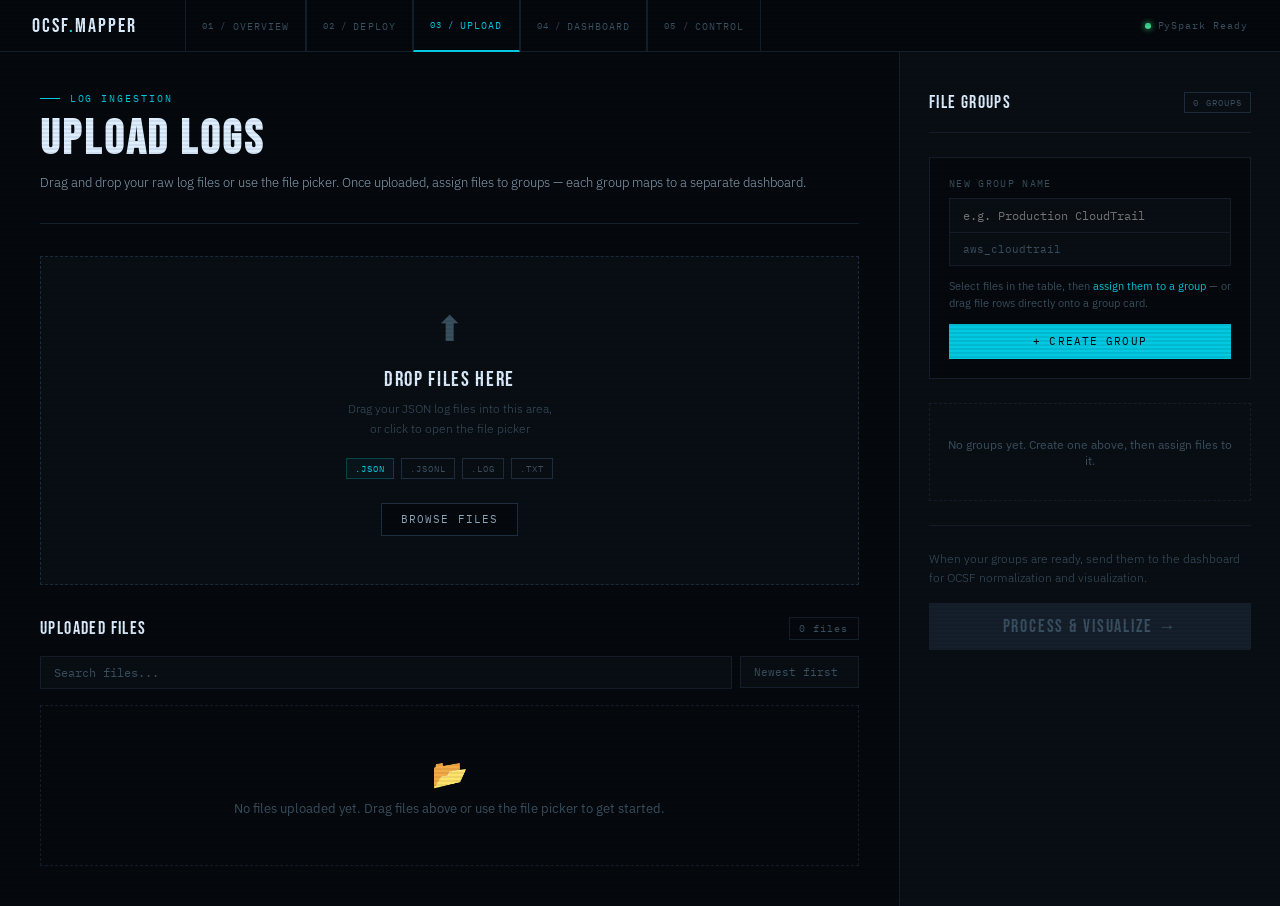
<file: upload.html>
<!DOCTYPE html>
<html lang="en">
<head>
<meta charset="UTF-8">
<meta name="viewport" content="width=device-width, initial-scale=1.0">
<title>Upload — OCSF Log Mapper</title>
<link rel="stylesheet" href="shared.css">
<style>

.upload-layout {
  display: grid;
  grid-template-columns: 1fr 380px;
  min-height: calc(100vh - 52px);
  gap: 0;
}

/* ── LEFT: UPLOAD + FILE LIST ── */
.upload-main {
  border-right: 1px solid var(--border);
  padding: 2.5rem 2.5rem;
  overflow-y: auto;
}

.page-header {
  margin-bottom: 2rem;
  padding-bottom: 1.8rem;
  border-bottom: 1px solid var(--border);
}
.page-header h1 {
  font-family: var(--display);
  font-size: clamp(2rem, 4vw, 3rem);
  letter-spacing: 0.06em; color: var(--bright); line-height: 1;
  margin-bottom: 0.5rem;
}
.page-header p {
  font-family: var(--sans); font-size: 0.82rem;
  font-weight: 300; color: var(--text); line-height: 1.7;
}

/* ── DROP ZONE ── */
.dropzone {
  border: 1px dashed var(--border2);
  background: var(--surface);
  padding: 3rem 2rem;
  text-align: center;
  cursor: pointer;
  transition: border-color 0.2s, background 0.2s;
  position: relative;
  margin-bottom: 2rem;
}
.dropzone:hover,
.dropzone.dragover {
  border-color: var(--cyan);
  background: rgba(0,200,224,0.04);
}
.dropzone.dragover .dz-icon { transform: scale(1.15); color: var(--cyan); }

.dz-icon {
  font-size: 2.2rem; margin-bottom: 1rem;
  display: block; transition: transform 0.2s, color 0.2s;
  color: var(--dim);
}
.dz-title {
  font-family: var(--display); font-size: 1.3rem;
  letter-spacing: 0.08em; color: var(--bright);
  margin-bottom: 0.4rem;
}
.dz-sub {
  font-family: var(--sans); font-size: 0.78rem;
  font-weight: 300; color: var(--dim); margin-bottom: 1.2rem;
  line-height: 1.6;
}
.dz-formats {
  display: flex; justify-content: center; gap: 0.4rem; flex-wrap: wrap;
  margin-bottom: 1.5rem;
}
.dz-input { display: none; }
.dz-btn {
  font-family: var(--mono); font-size: 0.68rem;
  letter-spacing: 0.1em; text-transform: uppercase;
  padding: 0.55rem 1.2rem;
  border: 1px solid var(--border2); color: var(--text);
  background: var(--bg); cursor: pointer;
  transition: border-color 0.2s, color 0.2s;
}
.dz-btn:hover { border-color: var(--cyan); color: var(--cyan); }

/* upload progress bar */
.upload-progress {
  display: none;
  position: absolute; bottom: 0; left: 0; right: 0; height: 2px;
  background: var(--border);
}
.upload-progress-fill {
  height: 100%; width: 0%;
  background: var(--cyan);
  transition: width 0.3s ease;
}

/* ── FILE LIST ── */
.file-list-header {
  display: flex; align-items: center; justify-content: space-between;
  margin-bottom: 1rem;
}
.flist-title {
  font-family: var(--display); font-size: 1.1rem;
  letter-spacing: 0.08em; color: var(--bright);
}
.flist-count {
  font-size: 0.65rem; letter-spacing: 0.1em;
  color: var(--dim); border: 1px solid var(--border);
  padding: 0.2rem 0.6rem;
}

.file-list-controls {
  display: flex; gap: 0.5rem; align-items: center;
  margin-bottom: 1rem;
}
.search-box {
  flex: 1;
  background: var(--surface); border: 1px solid var(--border);
  padding: 0.5rem 0.8rem;
  font-family: var(--mono); font-size: 0.72rem; color: var(--text);
  outline: none; transition: border-color 0.2s;
}
.search-box::placeholder { color: var(--dim); }
.search-box:focus { border-color: var(--border2); }
.sort-select {
  background: var(--surface); border: 1px solid var(--border);
  padding: 0.5rem 0.8rem;
  font-family: var(--mono); font-size: 0.68rem; color: var(--dim);
  outline: none; cursor: pointer;
  appearance: none; min-width: 110px;
}

/* file table */
.file-table-wrap { overflow-x: auto; }
.file-table {
  width: 100%; border-collapse: collapse;
  font-size: 0.76rem;
}
.file-table th {
  text-align: left; padding: 0.6rem 0.8rem;
  font-size: 0.6rem; letter-spacing: 0.12em; text-transform: uppercase;
  color: var(--dim); border-bottom: 1px solid var(--border);
  font-weight: 400; white-space: nowrap;
}
.file-table th input[type="checkbox"] { accent-color: var(--cyan); }
.file-table td {
  padding: 0.75rem 0.8rem;
  border-bottom: 1px solid rgba(21,31,43,0.7);
  vertical-align: middle;
}
.file-table tr:last-child td { border-bottom: none; }
.file-table tr:hover td { background: rgba(0,200,224,0.02); }
.file-table tr.selected td { background: rgba(0,200,224,0.04); }

.file-icon { font-size: 1rem; }
.file-name {
  font-family: var(--mono); color: var(--bright);
  font-size: 0.74rem; display: block; margin-bottom: 0.1rem;
}
.file-path { font-size: 0.63rem; color: var(--dim); }
.file-size { color: var(--text); white-space: nowrap; }
.file-date { color: var(--dim); white-space: nowrap; font-size: 0.68rem; }

.row-actions { display: flex; gap: 0.4rem; }
.row-btn {
  font-family: var(--mono); font-size: 0.58rem;
  letter-spacing: 0.08em; text-transform: uppercase;
  padding: 0.22rem 0.5rem; border: 1px solid var(--border);
  color: var(--dim); background: none; cursor: pointer;
  transition: all 0.15s; white-space: nowrap;
}
.row-btn:hover { border-color: var(--cyan); color: var(--cyan); }
.row-btn.danger:hover { border-color: var(--red); color: var(--red); }

.empty-state {
  text-align: center; padding: 3rem 1rem;
  border: 1px dashed var(--border);
  display: none;
}
.empty-state.visible { display: block; }
.empty-state p {
  font-family: var(--sans); font-size: 0.8rem;
  color: var(--dim); margin-top: 0.5rem;
}

/* bulk action bar */
.bulk-bar {
  display: none;
  align-items: center; gap: 0.8rem;
  padding: 0.7rem 1rem;
  background: rgba(0,200,224,0.06);
  border: 1px solid rgba(0,200,224,0.2);
  margin-bottom: 1rem;
  font-family: var(--sans); font-size: 0.78rem; color: var(--cyan);
}
.bulk-bar.visible { display: flex; }
.bulk-actions { display: flex; gap: 0.5rem; margin-left: auto; }

/* ── RIGHT: GROUPS PANEL ── */
.groups-panel {
  background: var(--surface);
  padding: 2.5rem 1.8rem;
  overflow-y: auto;
}
.groups-header {
  display: flex; align-items: center; justify-content: space-between;
  margin-bottom: 1.5rem;
  padding-bottom: 1.2rem;
  border-bottom: 1px solid var(--border);
}
.groups-title {
  font-family: var(--display); font-size: 1.1rem;
  letter-spacing: 0.08em; color: var(--bright);
}

/* create group form */
.new-group-form {
  background: var(--bg); border: 1px solid var(--border);
  padding: 1.2rem; margin-bottom: 1.5rem;
}
.ngf-label {
  font-size: 0.6rem; letter-spacing: 0.14em;
  text-transform: uppercase; color: var(--dim);
  margin-bottom: 0.5rem; display: block;
}
.ngf-input {
  width: 100%; background: var(--surface);
  border: 1px solid var(--border); border-bottom: none;
  padding: 0.55rem 0.8rem;
  font-family: var(--mono); font-size: 0.74rem; color: var(--bright);
  outline: none;
}
.ngf-input:focus { border-color: var(--border2); }
.ngf-source {
  width: 100%; background: var(--surface);
  border: 1px solid var(--border);
  padding: 0.55rem 0.8rem;
  font-family: var(--mono); font-size: 0.68rem; color: var(--dim);
  outline: none; cursor: pointer; appearance: none;
  margin-bottom: 0.8rem;
}
.ngf-hint {
  font-family: var(--sans); font-size: 0.68rem;
  color: var(--dim); margin-bottom: 0.8rem; line-height: 1.5;
}
.ngf-hint span { color: var(--cyan); }

/* group cards */
.group-card {
  background: var(--bg); border: 1px solid var(--border);
  margin-bottom: 0.8rem;
  transition: border-color 0.2s;
}
.group-card:hover { border-color: var(--border2); }
.gc-header {
  padding: 0.9rem 1rem;
  display: flex; align-items: center; gap: 0.7rem;
  border-bottom: 1px solid var(--border);
  cursor: pointer;
}
.gc-color {
  width: 8px; height: 8px; border-radius: 50%; flex-shrink: 0;
}
.gc-name {
  font-family: var(--sans); font-size: 0.82rem; font-weight: 500;
  color: var(--bright); flex: 1;
}
.gc-count {
  font-size: 0.62rem; color: var(--dim);
  border: 1px solid var(--border); padding: 0.15rem 0.5rem;
}
.gc-chevron {
  font-size: 0.6rem; color: var(--dim);
  transition: transform 0.2s;
}
.gc-chevron.open { transform: rotate(90deg); }

.gc-files {
  display: none; padding: 0.5rem 0.8rem;
  border-bottom: 1px solid var(--border);
}
.gc-files.open { display: block; }
.gc-file-item {
  display: flex; align-items: center; justify-content: space-between;
  padding: 0.4rem 0.2rem;
  border-bottom: 1px solid rgba(21,31,43,0.5);
  font-size: 0.68rem;
}
.gc-file-item:last-child { border-bottom: none; }
.gc-file-name { color: var(--text); font-family: var(--mono); }
.gc-file-remove {
  color: var(--dim); cursor: pointer; font-size: 0.6rem;
  padding: 0.1rem 0.3rem;
  transition: color 0.15s;
}
.gc-file-remove:hover { color: var(--red); }

.gc-footer {
  padding: 0.7rem 1rem;
  display: flex; gap: 0.5rem; align-items: center;
}
.gc-source-tag { font-size: 0.6rem; color: var(--dim); flex: 1; }

.gc-empty {
  padding: 0.8rem 0.2rem;
  font-family: var(--sans); font-size: 0.72rem;
  color: var(--dim); font-style: italic;
}

/* drop target highlight */
.group-card.drop-target {
  border-color: var(--cyan);
  background: rgba(0,200,224,0.04);
}

/* no groups state */
.no-groups {
  text-align: center; padding: 2rem 1rem;
  font-family: var(--sans); font-size: 0.78rem; color: var(--dim);
  border: 1px dashed var(--border); margin-top: 1rem;
}

/* process button area */
.process-area {
  margin-top: 1.5rem; padding-top: 1.5rem;
  border-top: 1px solid var(--border);
}
.process-area p {
  font-family: var(--sans); font-size: 0.72rem;
  font-weight: 300; color: var(--dim); line-height: 1.6;
  margin-bottom: 1rem;
}
.process-btn {
  width: 100%; padding: 0.8rem;
  font-family: var(--display); font-size: 1.1rem;
  letter-spacing: 0.1em; color: var(--bg);
  background: var(--cyan); border: none;
  cursor: pointer; transition: all 0.2s;
}
.process-btn:hover { background: transparent; color: var(--cyan); border: 1px solid var(--cyan); }
.process-btn:disabled { background: var(--border); color: var(--dim); cursor: not-allowed; }

/* toast */
.toast {
  position: fixed; bottom: 2rem; right: 2rem;
  background: var(--surface); border: 1px solid var(--border2);
  padding: 0.8rem 1.2rem;
  font-family: var(--sans); font-size: 0.78rem; color: var(--bright);
  display: flex; align-items: center; gap: 0.6rem;
  transform: translateY(20px); opacity: 0;
  transition: all 0.3s ease; pointer-events: none;
  z-index: 9000;
}
.toast.show { transform: translateY(0); opacity: 1; }
.toast.success { border-color: rgba(61,214,140,0.4); }
.toast.error   { border-color: rgba(224,82,82,0.4); }

@media (max-width: 1000px) {
  .upload-layout { grid-template-columns: 1fr; }
  .groups-panel { border-top: 1px solid var(--border); }
}
</style>
</head>
<body>

<!-- NAV -->
<nav class="nav">
  <div class="nav-inner">
    <a href="index.html" class="nav-logo">OCSF<em>.</em>MAPPER</a>
    <ul class="nav-links">
      <li><a href="index.html"><span class="nav-num">01 /</span> Overview</a></li>
      <li><a href="deploy.html"><span class="nav-num">02 /</span> Deploy</a></li>
      <li><a href="upload.html" class="active"><span class="nav-num">03 /</span> Upload</a></li>
      <li><a href="dashboard.html"><span class="nav-num">04 /</span> Dashboard</a></li>
      <li><a href="control.html"><span class="nav-num">05 /</span> Control</a></li>
    </ul>
    <div class="nav-right">
      <div class="nav-status"><span class="dot"></span>PySpark Ready</div>
    </div>
  </div>
</nav>

<div class="page">
<div class="upload-layout">

  <!-- LEFT: UPLOAD + FILES -->
  <div class="upload-main">
    <div class="page-header">
      <div class="section-label">Log Ingestion</div>
      <h1>UPLOAD LOGS</h1>
      <p>Drag and drop your raw log files or use the file picker. Once uploaded, assign files to groups — each group maps to a separate dashboard.</p>
    </div>

    <!-- DROP ZONE -->
    <div class="dropzone" id="dropzone">
      <span class="dz-icon">⬆</span>
      <div class="dz-title">DROP FILES HERE</div>
      <div class="dz-sub">Drag your JSON log files into this area,<br>or click to open the file picker</div>
      <div class="dz-formats">
        <span class="tag tag-cyan">.json</span>
        <span class="tag tag-dim">.jsonl</span>
        <span class="tag tag-dim">.log</span>
        <span class="tag tag-dim">.txt</span>
      </div>
      <button class="dz-btn" onclick="document.getElementById('file-input').click()">Browse Files</button>
      <input type="file" id="file-input" class="dz-input" multiple accept=".json,.jsonl,.log,.txt">
      <div class="upload-progress" id="upload-progress">
        <div class="upload-progress-fill" id="upload-progress-fill"></div>
      </div>
    </div>

    <!-- BULK BAR -->
    <div class="bulk-bar" id="bulk-bar">
      <span id="bulk-count">0 files selected</span>
      <div class="bulk-actions">
        <button class="btn btn-ghost btn-sm" onclick="assignSelectedToGroup()">Assign to Group</button>
        <button class="btn btn-danger btn-sm" onclick="deleteSelected()">Delete Selected</button>
        <button class="btn btn-ghost btn-sm" onclick="clearSelection()">✕ Clear</button>
      </div>
    </div>

    <!-- FILE LIST -->
    <div class="file-list-header">
      <span class="flist-title">UPLOADED FILES</span>
      <span class="flist-count" id="file-count">0 files</span>
    </div>

    <div class="file-list-controls">
      <input type="text" class="search-box" id="search-box" placeholder="Search files..." oninput="filterFiles()">
      <select class="sort-select" id="sort-select" onchange="sortFiles()">
        <option value="date-desc">Newest first</option>
        <option value="date-asc">Oldest first</option>
        <option value="name-asc">Name A–Z</option>
        <option value="size-desc">Largest first</option>
      </select>
    </div>

    <div class="empty-state visible" id="empty-state">
      <span style="font-size:1.8rem;">📂</span>
      <p>No files uploaded yet. Drag files above or use the file picker to get started.</p>
    </div>

    <div class="file-table-wrap">
      <table class="file-table" id="file-table" style="display:none;">
        <thead>
          <tr>
            <th><input type="checkbox" id="select-all" onchange="toggleSelectAll(this)"></th>
            <th>File</th>
            <th>Size</th>
            <th>Uploaded</th>
            <th>Group</th>
            <th>Actions</th>
          </tr>
        </thead>
        <tbody id="file-tbody"></tbody>
      </table>
    </div>
  </div>

  <!-- RIGHT: GROUPS PANEL -->
  <div class="groups-panel">
    <div class="groups-header">
      <span class="groups-title">FILE GROUPS</span>
      <span class="tag tag-dim" id="group-count-tag">0 groups</span>
    </div>

    <!-- Create new group -->
    <div class="new-group-form">
      <label class="ngf-label">New Group Name</label>
      <input type="text" class="ngf-input" id="new-group-name" placeholder="e.g. Production CloudTrail" maxlength="40">
      <select class="ngf-source" id="new-group-source">
        <option value="aws_cloudtrail">aws_cloudtrail</option>
        <option value="custom">custom (add later)</option>
      </select>
      <div class="ngf-hint">Select files in the table, then <span>assign them to a group</span> — or drag file rows directly onto a group card.</div>
      <button class="btn btn-primary" style="width:100%;justify-content:center;" onclick="createGroup()">+ Create Group</button>
    </div>

    <!-- Groups list -->
    <div id="groups-list">
      <div class="no-groups" id="no-groups-msg">
        No groups yet. Create one above, then assign files to it.
      </div>
    </div>

    <!-- Process -->
    <div class="process-area">
      <p>When your groups are ready, send them to the dashboard for OCSF normalization and visualization.</p>
      <button class="process-btn" id="process-btn" onclick="goToDashboard()" disabled>
        PROCESS &amp; VISUALIZE →
      </button>
    </div>
  </div>

</div>
</div>

<!-- TOAST -->
<div class="toast" id="toast">
  <span id="toast-icon">✓</span>
  <span id="toast-msg">Done</span>
</div>

<script>
// ── STATE ──
let files = [];
let groups = [];
let selectedIds = new Set();
const GROUP_COLORS = ['#00c8e0','#f5a623','#3dd68c','#e05252','#a78bfa','#fb7185','#34d399','#60a5fa'];

// ── DRAG & DROP ──
const dropzone = document.getElementById('dropzone');

dropzone.addEventListener('dragover', e => { e.preventDefault(); dropzone.classList.add('dragover'); });
dropzone.addEventListener('dragleave', () => dropzone.classList.remove('dragover'));
dropzone.addEventListener('drop', e => {
  e.preventDefault();
  dropzone.classList.remove('dragover');
  handleFiles(Array.from(e.dataTransfer.files));
});
dropzone.addEventListener('click', e => {
  if (e.target.classList.contains('dz-btn')) return;
  document.getElementById('file-input').click();
});
document.getElementById('file-input').addEventListener('change', e => {
  handleFiles(Array.from(e.target.files));
  e.target.value = '';
});

function handleFiles(newFiles) {
  if (!newFiles.length) return;
  const prog = document.getElementById('upload-progress');
  const fill = document.getElementById('upload-progress-fill');
  prog.style.display = 'block';

  let i = 0;
  const interval = setInterval(() => {
    i += Math.random() * 25;
    fill.style.width = Math.min(i, 95) + '%';
  }, 80);

  setTimeout(() => {
    clearInterval(interval);
    fill.style.width = '100%';
    setTimeout(() => { prog.style.display = 'none'; fill.style.width = '0%'; }, 400);

    newFiles.forEach(f => {
      if (files.find(x => x.name === f.name)) return; // deduplicate
      files.push({
        id: Date.now() + Math.random(),
        name: f.name,
        size: f.size,
        type: f.type || 'application/json',
        date: new Date(),
        group: null,
        fileObj: f
      });
    });
    renderTable();
    showToast(`${newFiles.length} file${newFiles.length > 1 ? 's' : ''} uploaded`, 'success');
  }, 800);
}

// ── RENDER TABLE ──
function renderTable() {
  const tbody = document.getElementById('file-tbody');
  const table = document.getElementById('file-table');
  const empty = document.getElementById('empty-state');
  const countEl = document.getElementById('file-count');

  const query = document.getElementById('search-box').value.toLowerCase();
  let visible = files.filter(f => f.name.toLowerCase().includes(query));

  const sort = document.getElementById('sort-select').value;
  visible.sort((a, b) => {
    if (sort === 'date-desc') return b.date - a.date;
    if (sort === 'date-asc')  return a.date - b.date;
    if (sort === 'name-asc')  return a.name.localeCompare(b.name);
    if (sort === 'size-desc') return b.size - a.size;
    return 0;
  });

  countEl.textContent = files.length + ' file' + (files.length !== 1 ? 's' : '');

  if (!files.length) {
    empty.classList.add('visible');
    table.style.display = 'none';
    return;
  }
  empty.classList.remove('visible');
  table.style.display = 'table';

  tbody.innerHTML = visible.map(f => {
    const grp = groups.find(g => g.id === f.group);
    const grpBadge = grp
      ? `<span style="font-size:0.6rem;color:${grp.color};border:1px solid ${grp.color}33;padding:0.15rem 0.4rem;white-space:nowrap;">${grp.name}</span>`
      : `<span style="font-size:0.6rem;color:var(--dim);">—</span>`;
    const sel = selectedIds.has(f.id) ? 'selected' : '';
    return `
      <tr class="${sel}" draggable="true" data-id="${f.id}"
          ondragstart="rowDragStart(event, '${f.id}')"
          onclick="rowClick(event, '${f.id}')">
        <td><input type="checkbox" ${sel ? 'checked' : ''} onchange="toggleRow('${f.id}', this)" onclick="e => e.stopPropagation()" accent-color="var(--cyan)"></td>
        <td>
          <span class="file-icon">${fileIcon(f.name)}</span>
          <span class="file-name">${f.name}</span>
          <span class="file-path">${formatDate(f.date)}</span>
        </td>
        <td class="file-size">${formatSize(f.size)}</td>
        <td class="file-date">${timeAgo(f.date)}</td>
        <td>${grpBadge}</td>
        <td>
          <div class="row-actions">
            <button class="row-btn" onclick="event.stopPropagation(); assignFileToGroupPrompt('${f.id}')">Assign</button>
            <button class="row-btn danger" onclick="event.stopPropagation(); deleteFile('${f.id}')">✕</button>
          </div>
        </td>
      </tr>`;
  }).join('');

  updateBulkBar();
  updateProcessBtn();
}

function fileIcon(name) {
  if (name.endsWith('.json') || name.endsWith('.jsonl')) return '📄';
  if (name.endsWith('.log')) return '📋';
  return '📃';
}
function formatSize(bytes) {
  if (!bytes) return '—';
  if (bytes < 1024) return bytes + ' B';
  if (bytes < 1024*1024) return (bytes/1024).toFixed(1) + ' KB';
  return (bytes/(1024*1024)).toFixed(1) + ' MB';
}
function formatDate(d) { return d.toLocaleDateString('en-US', {month:'short', day:'numeric', year:'numeric'}); }
function timeAgo(d) {
  const s = Math.floor((Date.now() - d) / 1000);
  if (s < 60) return 'just now';
  if (s < 3600) return Math.floor(s/60) + 'm ago';
  if (s < 86400) return Math.floor(s/3600) + 'h ago';
  return Math.floor(s/86400) + 'd ago';
}

// ── SELECTION ──
function rowClick(e, id) {
  if (e.target.tagName === 'INPUT' || e.target.tagName === 'BUTTON') return;
  toggleRow(id, null);
}
function toggleRow(id, cb) {
  const fid = typeof id === 'string' ? parseFloat(id) || id : id;
  const file = files.find(f => String(f.id) === String(id));
  if (!file) return;
  if (selectedIds.has(file.id)) selectedIds.delete(file.id);
  else selectedIds.add(file.id);
  renderTable();
}
function toggleSelectAll(cb) {
  if (cb.checked) files.forEach(f => selectedIds.add(f.id));
  else selectedIds.clear();
  renderTable();
}
function clearSelection() { selectedIds.clear(); renderTable(); }
function updateBulkBar() {
  const bar = document.getElementById('bulk-bar');
  const cnt = document.getElementById('bulk-count');
  if (selectedIds.size > 0) {
    bar.classList.add('visible');
    cnt.textContent = selectedIds.size + ' file' + (selectedIds.size > 1 ? 's' : '') + ' selected';
  } else {
    bar.classList.remove('visible');
  }
}

function deleteSelected() {
  files = files.filter(f => !selectedIds.has(f.id));
  selectedIds.clear();
  renderTable();
  renderGroups();
  showToast('Files removed', 'success');
}

function deleteFile(id) {
  files = files.filter(f => String(f.id) !== String(id));
  selectedIds.delete(parseFloat(id));
  renderTable();
  renderGroups();
}

function filterFiles() { renderTable(); }
function sortFiles()   { renderTable(); }

// ── GROUPS ──
function createGroup() {
  const name = document.getElementById('new-group-name').value.trim();
  const source = document.getElementById('new-group-source').value;
  if (!name) { showToast('Enter a group name', 'error'); return; }
  if (groups.find(g => g.name === name)) { showToast('Group name already exists', 'error'); return; }

  groups.push({
    id: Date.now(),
    name,
    source,
    color: GROUP_COLORS[groups.length % GROUP_COLORS.length],
    open: true
  });
  document.getElementById('new-group-name').value = '';
  renderGroups();
  renderTable();
  updateProcessBtn();
  showToast(`Group "${name}" created`, 'success');
}

function renderGroups() {
  const list = document.getElementById('groups-list');
  const noMsg = document.getElementById('no-groups-msg');
  const countTag = document.getElementById('group-count-tag');
  countTag.textContent = groups.length + ' group' + (groups.length !== 1 ? 's' : '');

  if (!groups.length) {
    list.innerHTML = '';
    list.appendChild(noMsg);
    noMsg.style.display = 'block';
    return;
  }
  noMsg.style.display = 'none';

  list.innerHTML = groups.map(g => {
    const groupFiles = files.filter(f => f.group === g.id);
    return `
      <div class="group-card" id="gc-${g.id}"
           ondragover="gcDragOver(event, '${g.id}')"
           ondragleave="gcDragLeave('${g.id}')"
           ondrop="gcDrop(event, '${g.id}')">
        <div class="gc-header" onclick="toggleGroup('${g.id}')">
          <span class="gc-color" style="background:${g.color};box-shadow:0 0 6px ${g.color}44;"></span>
          <span class="gc-name">${g.name}</span>
          <span class="gc-count">${groupFiles.length} files</span>
          <span class="gc-chevron ${g.open ? 'open' : ''}">▶</span>
        </div>
        <div class="gc-files ${g.open ? 'open' : ''}">
          ${groupFiles.length
            ? groupFiles.map(f => `
              <div class="gc-file-item">
                <span class="gc-file-name">${fileIcon(f.name)} ${f.name}</span>
                <span class="gc-file-remove" onclick="removeFromGroup('${f.id}')">✕</span>
              </div>`).join('')
            : `<div class="gc-empty">No files yet — drag rows here or use Assign</div>`
          }
        </div>
        <div class="gc-footer">
          <span class="gc-source-tag">source: <span style="color:var(--cyan)">${g.source}</span></span>
          <button class="row-btn" onclick="openGroupDashboard('${g.id}')">Dashboard →</button>
          <button class="row-btn danger" onclick="deleteGroup('${g.id}')">✕</button>
        </div>
      </div>`;
  }).join('');
}

function toggleGroup(id) {
  const g = groups.find(g => String(g.id) === String(id));
  if (g) { g.open = !g.open; renderGroups(); }
}

function deleteGroup(id) {
  const gid = parseFloat(id);
  files.forEach(f => { if (f.group === gid) f.group = null; });
  groups = groups.filter(g => String(g.id) !== String(id));
  renderGroups();
  renderTable();
  updateProcessBtn();
  showToast('Group removed', 'success');
}

function removeFromGroup(fileId) {
  const f = files.find(f => String(f.id) === String(fileId));
  if (f) { f.group = null; renderTable(); renderGroups(); }
}

function assignSelectedToGroup() {
  if (!groups.length) { showToast('Create a group first', 'error'); return; }
  const gName = prompt('Group name to assign to:\n' + groups.map(g => g.name).join(', '));
  const grp = groups.find(g => g.name === gName);
  if (!grp) { showToast('Group not found', 'error'); return; }
  selectedIds.forEach(id => {
    const f = files.find(f => f.id === id);
    if (f) f.group = grp.id;
  });
  selectedIds.clear();
  renderTable();
  renderGroups();
  showToast(`Assigned to "${grp.name}"`, 'success');
}

function assignFileToGroupPrompt(fileId) {
  if (!groups.length) { showToast('Create a group first', 'error'); return; }
  const gName = prompt('Assign to group:\n' + groups.map(g => g.name).join(', '));
  const grp = groups.find(g => g.name === gName);
  if (!grp) return;
  const f = files.find(f => String(f.id) === String(fileId));
  if (f) { f.group = grp.id; renderTable(); renderGroups(); showToast(`Assigned to "${grp.name}"`, 'success'); }
}

// ── DRAG & DROP onto groups ──
let dragFileId = null;
function rowDragStart(e, id) {
  dragFileId = id;
  e.dataTransfer.effectAllowed = 'move';
}
function gcDragOver(e, gid) {
  e.preventDefault();
  document.getElementById('gc-' + gid)?.classList.add('drop-target');
}
function gcDragLeave(gid) {
  document.getElementById('gc-' + gid)?.classList.remove('drop-target');
}
function gcDrop(e, gid) {
  e.preventDefault();
  document.getElementById('gc-' + gid)?.classList.remove('drop-target');
  if (!dragFileId) return;
  const grp = groups.find(g => String(g.id) === String(gid));
  const f = files.find(f => String(f.id) === String(dragFileId));
  if (grp && f) {
    f.group = grp.id;
    renderTable(); renderGroups();
    showToast(`"${f.name}" added to "${grp.name}"`, 'success');
  }
  dragFileId = null;
}

// ── PROCESS / NAVIGATE ──
function updateProcessBtn() {
  const hasGroupedFiles = files.some(f => f.group !== null);
  document.getElementById('process-btn').disabled = !hasGroupedFiles;
}

function openGroupDashboard(gid) {
  const g = groups.find(g => String(g.id) === String(gid));
  if (g) {
    localStorage.setItem('ocsf_active_group', JSON.stringify({
      id: g.id, name: g.name, source: g.source,
      files: files.filter(f => f.group === g.id).map(f => f.name)
    }));
    window.location.href = 'dashboard.html';
  }
}

function goToDashboard() {
  const grouped = groups.filter(g => files.some(f => f.group === g.id));
  if (!grouped.length) { showToast('Assign files to groups first', 'error'); return; }
  localStorage.setItem('ocsf_groups', JSON.stringify(
    grouped.map(g => ({
      id: g.id, name: g.name, source: g.source, color: g.color,
      files: files.filter(f => f.group === g.id).map(f => f.name)
    }))
  ));
  window.location.href = 'dashboard.html';
}

// ── TOAST ──
function showToast(msg, type = 'success') {
  const t = document.getElementById('toast');
  document.getElementById('toast-msg').textContent = msg;
  document.getElementById('toast-icon').textContent = type === 'success' ? '✓' : '✕';
  t.className = 'toast show ' + type;
  setTimeout(() => t.className = 'toast', 2500);
}

// Init render
renderGroups();
</script>
</body>
</html>
</file>
<file: shared.css>
/* ============================================================
   OCSF LOG MAPPER — Shared Design System
   Font: Bebas Neue (display) + IBM Plex Mono (mono) + IBM Plex Sans (body)
   Theme: Dark industrial terminal
   ============================================================ */

@import url('https://fonts.googleapis.com/css2?family=IBM+Plex+Mono:wght@300;400;500&family=Bebas+Neue&family=IBM+Plex+Sans:wght@300;400;500;600&display=swap');

:root {
  --bg:        #05080c;
  --surface:   #090e14;
  --surface2:  #0d1520;
  --border:    #151f2b;
  --border2:   #1e2e40;
  --cyan:      #00c8e0;
  --cyan-dim:  rgba(0,200,224,0.08);
  --amber:     #f5a623;
  --green:     #3dd68c;
  --red:       #e05252;
  --text:      #8aa4b8;
  --bright:    #ddeeff;
  --dim:       #3a5060;
  --display:   'Bebas Neue', cursive;
  --mono:      'IBM Plex Mono', monospace;
  --sans:      'IBM Plex Sans', sans-serif;
}

*, *::before, *::after { margin: 0; padding: 0; box-sizing: border-box; }
html { scroll-behavior: smooth; }

body {
  background: var(--bg);
  color: var(--text);
  font-family: var(--mono);
  overflow-x: hidden;
  min-height: 100vh;
}

/* scanline */
body::before {
  content: '';
  position: fixed; inset: 0; pointer-events: none; z-index: 9999;
  background: repeating-linear-gradient(
    0deg, transparent, transparent 2px,
    rgba(0,0,0,0.07) 2px, rgba(0,0,0,0.07) 4px
  );
}

/* ── SCROLLBAR ── */
::-webkit-scrollbar { width: 3px; }
::-webkit-scrollbar-track { background: var(--bg); }
::-webkit-scrollbar-thumb { background: var(--border2); }

/* ── SHARED NAV ── */
.nav {
  position: fixed; top: 0; left: 0; right: 0; z-index: 200;
  height: 52px;
  border-bottom: 1px solid var(--border);
  background: rgba(5,8,12,0.94);
  backdrop-filter: blur(14px);
  display: flex; align-items: center;
}
.nav-inner {
  width: 100%; max-width: 1400px;
  margin: 0 auto; padding: 0 2rem;
  display: flex; align-items: center; gap: 2rem;
}
.nav-logo {
  font-family: var(--display);
  font-size: 1.25rem; letter-spacing: 0.1em;
  color: var(--bright); text-decoration: none;
  flex-shrink: 0;
}
.nav-logo em { color: var(--cyan); font-style: normal; }
.nav-links {
  display: flex; gap: 0; list-style: none;
  margin-left: 1rem;
}
.nav-links a {
  display: flex; align-items: center; gap: 0.4rem;
  padding: 0 1rem; height: 52px;
  font-size: 0.65rem; letter-spacing: 0.1em; text-transform: uppercase;
  color: var(--dim); text-decoration: none;
  border-right: 1px solid var(--border);
  transition: color 0.2s, background 0.2s;
}
.nav-links a:first-child { border-left: 1px solid var(--border); }
.nav-links a:hover { color: var(--cyan); background: var(--cyan-dim); }
.nav-links a.active { color: var(--cyan); border-bottom: 2px solid var(--cyan); }
.nav-links a .nav-num { color: var(--dim); font-size: 0.55rem; }
.nav-links a.active .nav-num { color: var(--cyan); }

.nav-right { margin-left: auto; display: flex; align-items: center; gap: 0.8rem; }
.nav-status {
  display: flex; align-items: center; gap: 0.4rem;
  font-size: 0.6rem; letter-spacing: 0.1em; color: var(--dim);
}
.nav-status .dot {
  width: 6px; height: 6px; border-radius: 50%;
  background: var(--green); box-shadow: 0 0 6px var(--green);
  animation: pulse 2s infinite;
}
@keyframes pulse { 50% { opacity: 0.4; transform: scale(0.7); } }

/* ── SHARED BUTTONS ── */
.btn {
  font-family: var(--mono); font-size: 0.7rem;
  letter-spacing: 0.1em; text-transform: uppercase;
  padding: 0.6rem 1.2rem; text-decoration: none;
  border: 1px solid; transition: all 0.2s;
  cursor: pointer; background: none; display: inline-flex;
  align-items: center; gap: 0.5rem;
}
.btn-primary { border-color: var(--cyan); color: var(--bg); background: var(--cyan); }
.btn-primary:hover { background: transparent; color: var(--cyan); }
.btn-ghost { border-color: var(--border2); color: var(--dim); }
.btn-ghost:hover { border-color: var(--cyan); color: var(--cyan); }
.btn-danger { border-color: rgba(224,82,82,0.4); color: var(--red); }
.btn-danger:hover { background: rgba(224,82,82,0.08); }
.btn-sm { font-size: 0.62rem; padding: 0.4rem 0.8rem; }

/* ── PAGE WRAPPER ── */
.page { padding-top: 52px; min-height: 100vh; }

/* ── SECTION LABEL ── */
.section-label {
  font-size: 0.6rem; letter-spacing: 0.2em;
  text-transform: uppercase; color: var(--cyan);
  display: flex; align-items: center; gap: 0.6rem;
  margin-bottom: 0.7rem;
}
.section-label::before {
  content: ''; width: 20px; height: 1px; background: var(--cyan);
}

/* ── CARD ── */
.card {
  background: var(--surface); border: 1px solid var(--border);
  padding: 1.5rem; transition: border-color 0.2s;
}
.card:hover { border-color: var(--border2); }

/* ── TAG ── */
.tag {
  display: inline-block; font-size: 0.58rem;
  letter-spacing: 0.12em; text-transform: uppercase;
  padding: 0.18rem 0.5rem; border: 1px solid;
}
.tag-cyan { color: var(--cyan); border-color: rgba(0,200,224,0.25); background: rgba(0,200,224,0.04); }
.tag-amber { color: var(--amber); border-color: rgba(245,166,35,0.25); background: rgba(245,166,35,0.04); }
.tag-green { color: var(--green); border-color: rgba(61,214,140,0.25); background: rgba(61,214,140,0.04); }
.tag-red { color: var(--red); border-color: rgba(224,82,82,0.25); background: rgba(224,82,82,0.04); }
.tag-dim { color: var(--dim); border-color: var(--border2); background: transparent; }

/* ── REVEAL ANIMATION ── */
.reveal { opacity: 0; transform: translateY(18px); transition: opacity 0.55s ease, transform 0.55s ease; }
.reveal.on { opacity: 1; transform: translateY(0); }

@keyframes fadeUp {
  from { opacity: 0; transform: translateY(16px); }
  to   { opacity: 1; transform: translateY(0); }
}
</file>
